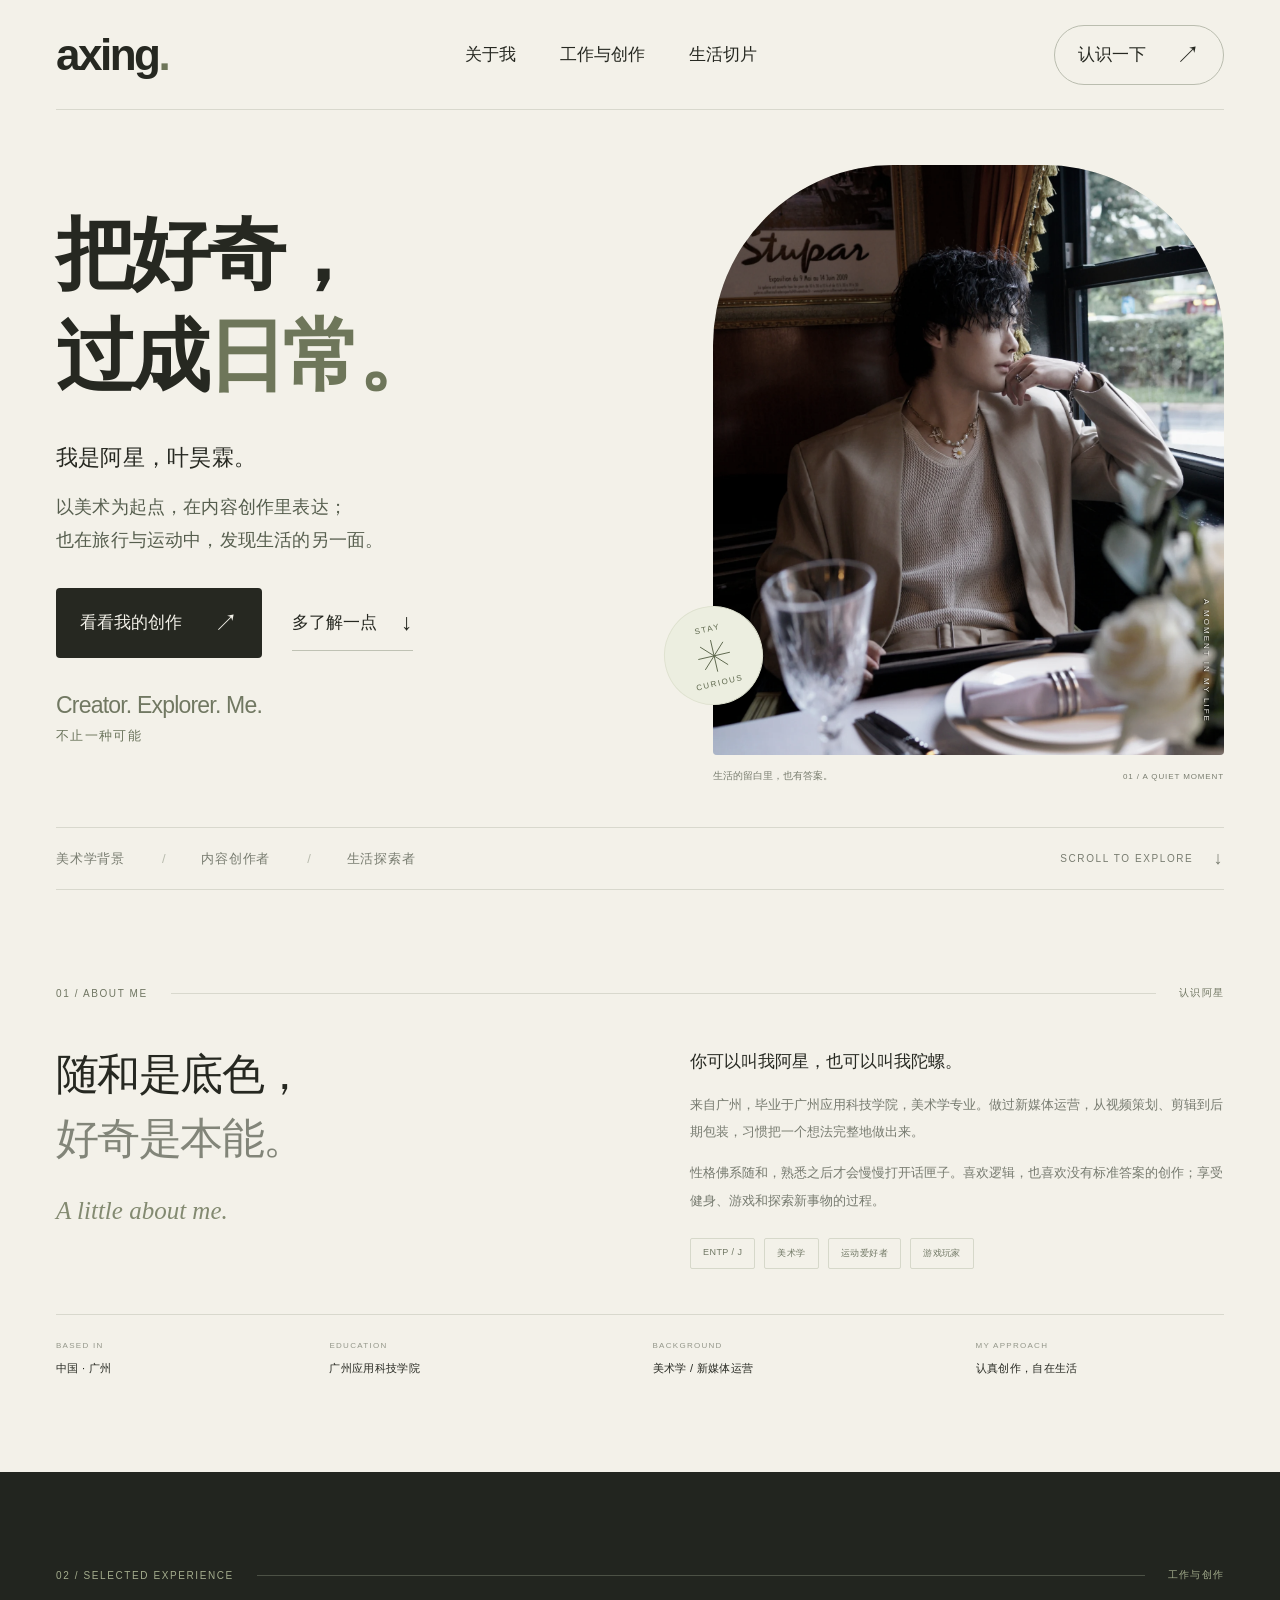
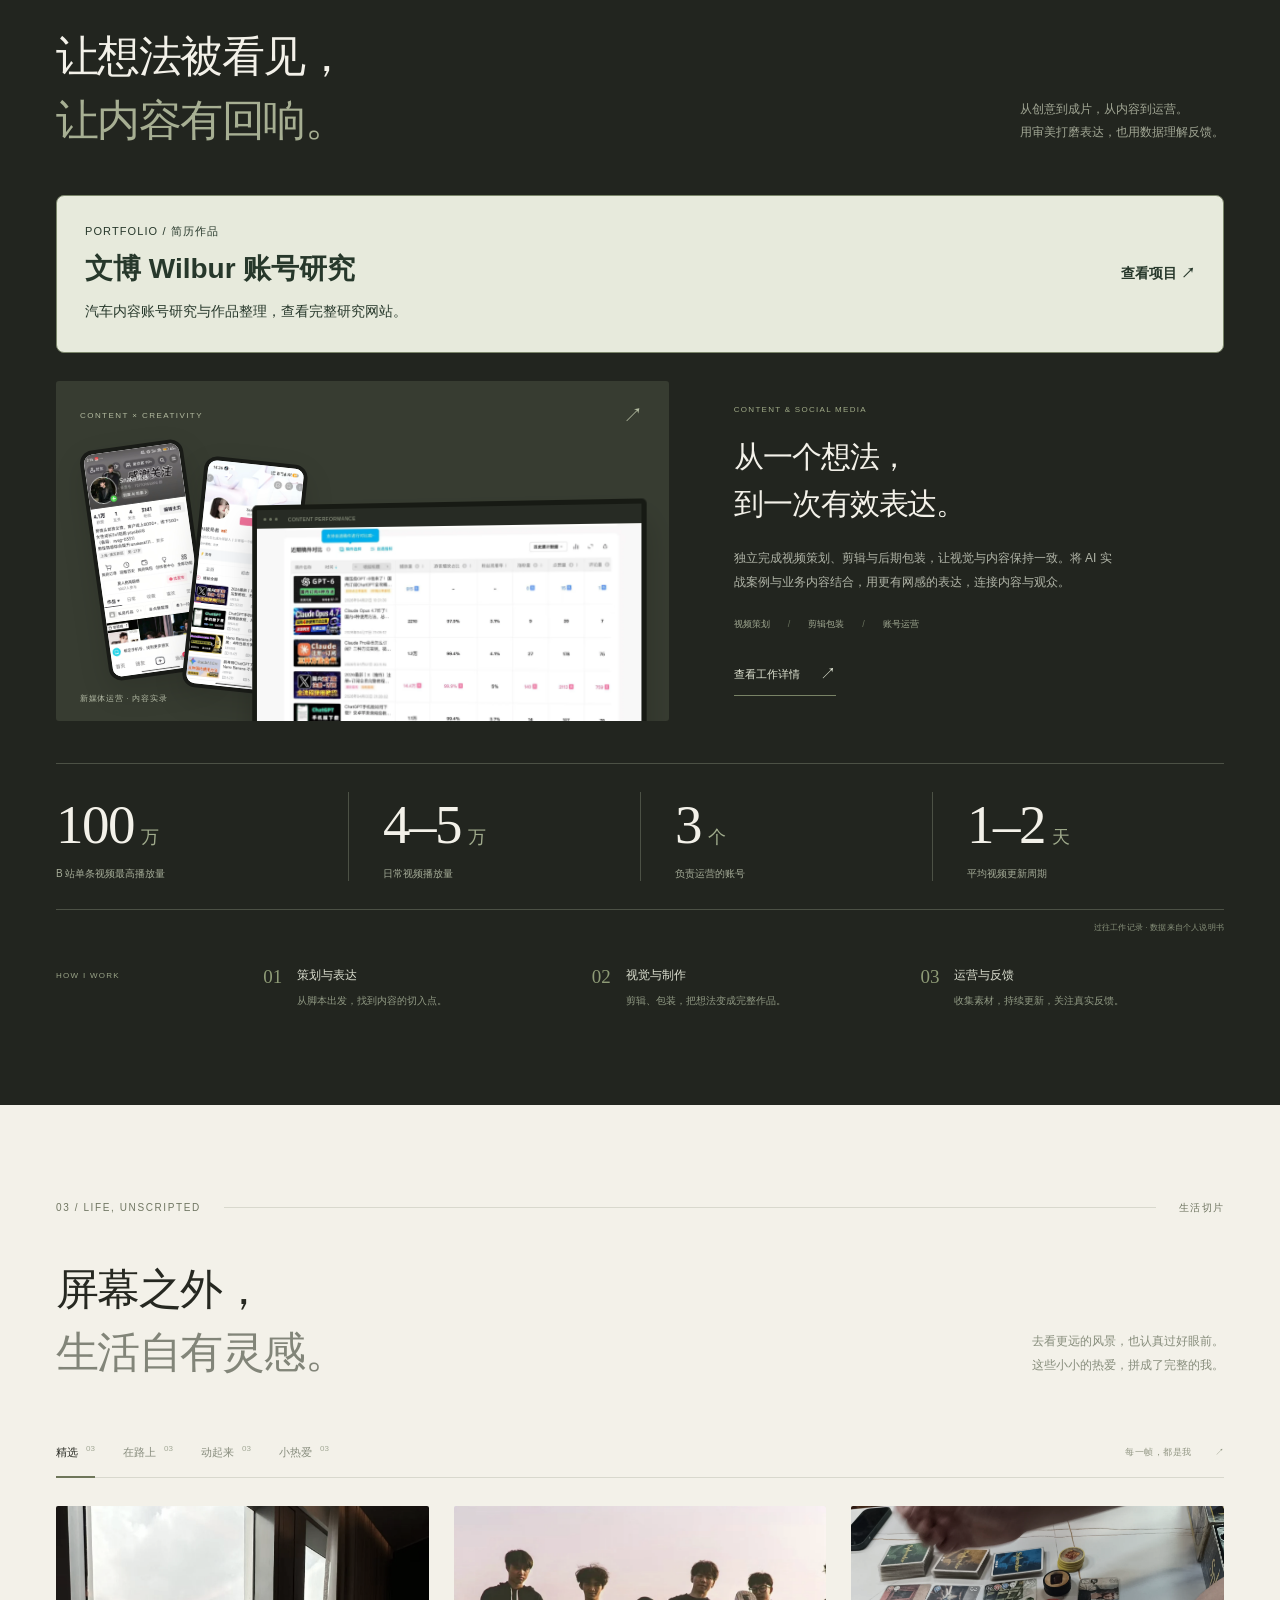
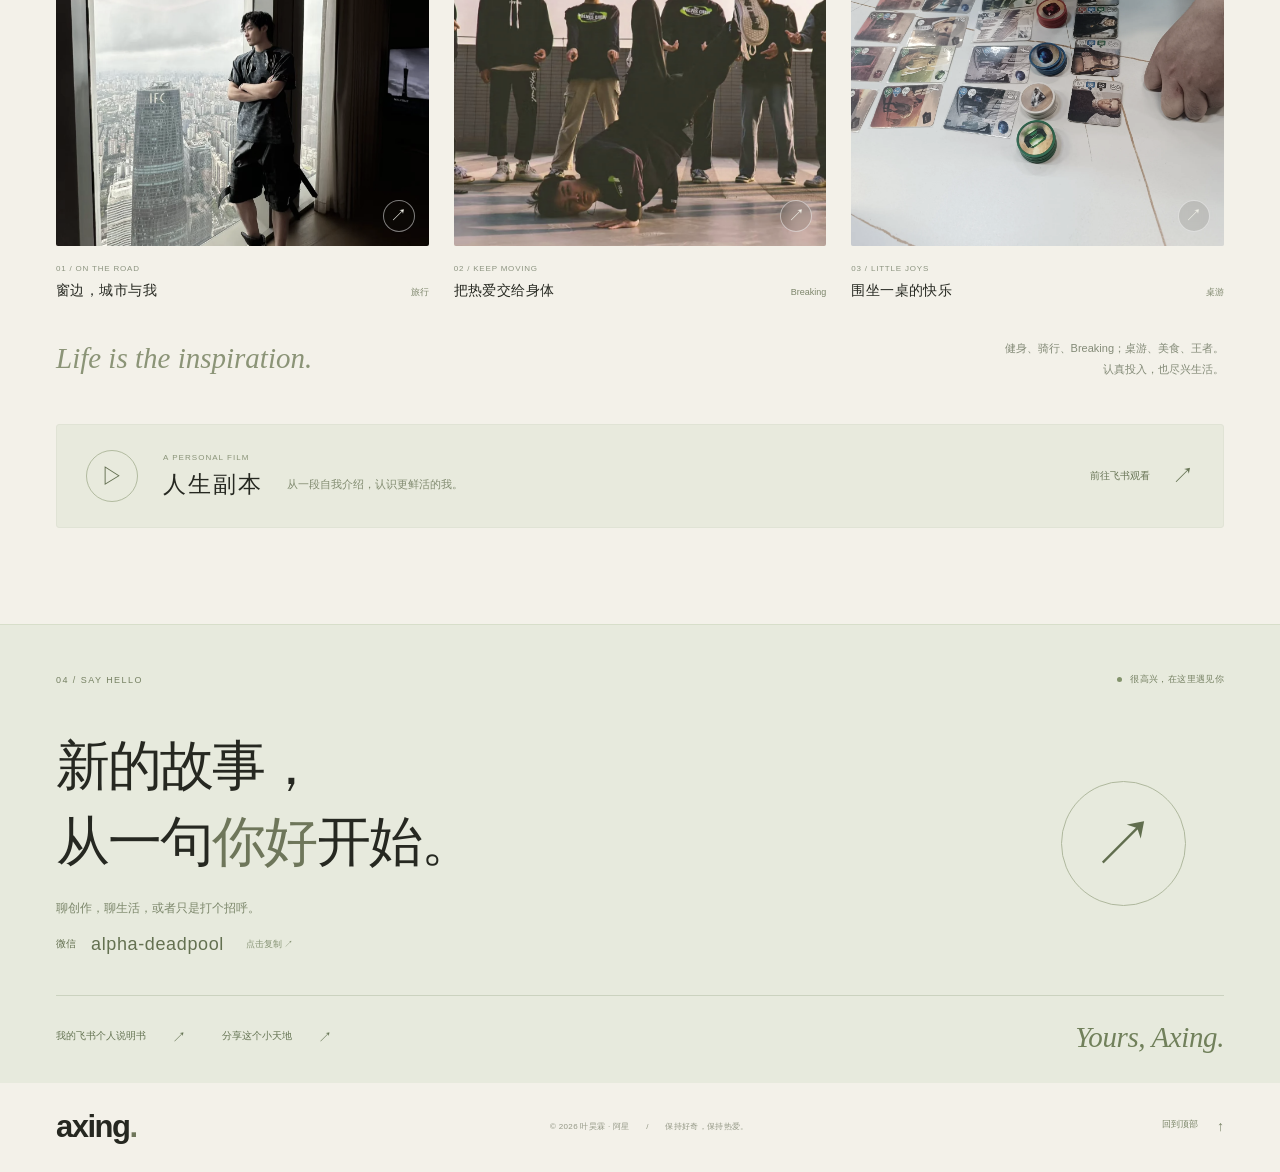
<file: index.html>
<!doctype html>
<html lang="zh-CN">
<head>
  <meta charset="UTF-8">
  <meta name="viewport" content="width=device-width, initial-scale=1.0">
  <meta name="theme-color" content="#f3f1e9">
  <title>阿星 · 叶昊霖 — 在创作与生活之间，保持好奇</title>
  <meta name="description" content="你好，我是阿星，叶昊霖。来自广州，美术学背景，做过新媒体运营。在这里认识我的创作、工作与生活。">
  <link rel="canonical" href="https://tyler9169.github.io/axing-personal-site/">
  <meta property="og:url" content="https://tyler9169.github.io/axing-personal-site/">
  <meta property="og:image" content="https://tyler9169.github.io/axing-personal-site/assets/travel-01.webp">
  <meta property="og:type" content="website">
  <meta property="og:title" content="阿星 · 在创作与生活之间，保持好奇">
  <meta property="og:description" content="美术学背景 · 新媒体内容创作 · 生活探索。很高兴认识你。">
  <link rel="icon" type="image/svg+xml" href="favicon.svg">
  <link rel="preload" as="image" href="assets/travel-01.webp">
  <link rel="stylesheet" href="style.css?v=modern-type-20261016">
  <script src="script.js" defer></script>
</head>
<body>
  <a class="skip-link" href="#main">跳到主要内容</a>
  <header class="site-header">
    <div class="container header-inner">
      <a class="wordmark" href="#home" aria-label="阿星，回到首页">axing<span>.</span></a>
      <nav class="desktop-nav" aria-label="主导航">
        <a href="#about">关于我</a><a href="#work">工作与创作</a><a href="#life">生活切片</a>
      </nav>
      <a href="#connect" class="header-contact">认识一下 <span aria-hidden="true">↗</span></a>
      <button class="menu-toggle" type="button" aria-expanded="false" aria-controls="mobile-nav" aria-label="打开导航"><span></span><span></span></button>
    </div>
    <nav class="mobile-nav" id="mobile-nav" aria-label="移动端导航" hidden>
      <a href="#about">关于我 <span>01</span></a><a href="#work">工作与创作 <span>02</span></a><a href="#life">生活切片 <span>03</span></a><a href="#connect">认识一下 <span>↗</span></a>
    </nav>
  </header>

  <main id="main">
    <section class="hero container" id="home" aria-labelledby="hero-heading">
      <div class="hero-grid">
        <div class="hero-copy">
          <h1 id="hero-heading"><span class="title-first">把好奇，</span><span class="title-second">过成<span class="italic-cn">日常。</span></span></h1>
          <div class="hero-intro"><p><strong>我是阿星，叶昊霖。</strong><span>以美术为起点，在内容创作里表达；<br>也在旅行与运动中，发现生活的另一面。</span></p></div>
          <div class="hero-actions"><a class="button button-dark" href="#work">看看我的创作 <span aria-hidden="true">↗</span></a><a class="text-link" href="#about">多了解一点 <span aria-hidden="true">↓</span></a></div>
          <div class="hero-signoff"><span class="serif">Creator. Explorer. Me.</span><span class="small-label">不止一种可能</span></div>
        </div>
        <figure class="hero-figure">
          <div class="hero-photo-frame"><img class="hero-photo" src="assets/travel-01.webp" width="1466" height="2200" alt="阿星坐在窗边，望向窗外的生活照片" fetchpriority="high"><div class="photo-side-note" aria-hidden="true">A MOMENT IN MY LIFE</div></div>
          <figcaption><span>生活的留白里，也有答案。</span><span>01 / A QUIET MOMENT</span></figcaption>
          <div class="photo-seal" aria-hidden="true"><span>STAY</span><svg viewBox="0 0 40 40" fill="none"><path d="M20 2v36M2 20h36M7 7l26 26M7 33 33 7" stroke="currentColor" stroke-width="1"/></svg><span>CURIOUS</span></div>
        </figure>
      </div>
      <div class="hero-bottom"><span>美术学背景</span><span>内容创作者</span><span>生活探索者</span><a href="#about" class="scroll-link" aria-label="向下探索关于我">SCROLL TO EXPLORE <span aria-hidden="true">↓</span></a></div>
    </section>

    <section class="about section-space container" id="about" aria-labelledby="about-heading">
      <div class="section-marker"><span class="section-number">01 / ABOUT ME</span><span class="rule"></span><span class="section-aside">认识阿星</span></div>
      <div class="about-grid">
        <div><h2 id="about-heading">随和是底色，<br><span class="muted">好奇是本能。</span></h2><div class="about-signature serif">A little about me.</div></div>
        <div class="about-body"><p class="lead">你可以叫我阿星，也可以叫我陀螺。</p><p>来自广州，毕业于广州应用科技学院，美术学专业。做过新媒体运营，从视频策划、剪辑到后期包装，习惯把一个想法完整地做出来。</p><p>性格佛系随和，熟悉之后才会慢慢打开话匣子。喜欢逻辑，也喜欢没有标准答案的创作；享受健身、游戏和探索新事物的过程。</p><div class="about-tags"><span>ENTP / J</span><span>美术学</span><span>运动爱好者</span><span>游戏玩家</span></div></div>
      </div>
      <dl class="profile-facts"><div><dt>BASED IN</dt><dd>中国 · 广州</dd></div><div><dt>EDUCATION</dt><dd>广州应用科技学院</dd></div><div><dt>BACKGROUND</dt><dd>美术学 / 新媒体运营</dd></div><div><dt>MY APPROACH</dt><dd>认真创作，自在生活</dd></div></dl>
    </section>

    <section class="work section-space" id="work" aria-labelledby="work-heading">
      <div class="container">
        <div class="section-marker"><span class="section-number">02 / SELECTED EXPERIENCE</span><span class="rule"></span><span class="section-aside">工作与创作</span></div>
        <div class="section-heading-row"><h2 id="work-heading">让想法被看见，<br><span>让内容有回响。</span></h2><p>从创意到成片，从内容到运营。<br>用审美打磨表达，也用数据理解反馈。</p></div>
<a class="resume-project" href="https://tyler9169.github.io/wilbur-account-study/?v=2f64b21" target="_blank" rel="noopener noreferrer" aria-label="查看文博 Wilbur 账号研究，在新标签页打开"><span><small>PORTFOLIO / 简历作品</small><strong>文博 Wilbur 账号研究</strong><span class="resume-project-description">汽车内容账号研究与作品整理，查看完整研究网站。</span></span><span class="resume-project-action">查看项目 ↗</span></a>
        <div class="work-feature">
          <button class="work-visual" type="button" data-case-open aria-label="查看新媒体内容创作与账号运营的案例详情">
            <div class="visual-topline"><span>CONTENT × CREATIVITY</span><span>↗</span></div>
            <div class="screens-composition"><div class="phone-screen phone-one"><img src="assets/work-01.webp" width="990" height="2200" alt="运营账号展示截图" loading="lazy"></div><div class="phone-screen phone-two"><img src="assets/work-03.webp" width="1016" height="2200" alt="AI 内容创作账号截图" loading="lazy"></div><div class="analytics-window"><div class="window-bar"><i></i><i></i><i></i><span>CONTENT PERFORMANCE</span></div><img src="assets/work-06.webp" width="1800" height="1055" alt="视频内容的播放与互动数据后台" loading="lazy"></div></div>
            <span class="visual-caption">新媒体运营 · 内容实录</span><span class="visual-open" aria-hidden="true">↗</span>
          </button>
          <div class="work-feature-copy"><span class="eyebrow">CONTENT & SOCIAL MEDIA</span><h3>从一个想法，<br>到一次有效表达。</h3><p>独立完成视频策划、剪辑与后期包装，让视觉与内容保持一致。将 AI 实战案例与业务内容结合，用更有网感的表达，连接内容与观众。</p><div class="project-tags"><span>视频策划</span><span>剪辑包装</span><span>账号运营</span></div><button class="text-link light-link" type="button" data-case-open>查看工作详情 <span aria-hidden="true">↗</span></button></div>
        </div>
        <div class="metrics"><div><span class="metric-value">100<span>万</span></span><p>B 站单条视频最高播放量</p></div><div><span class="metric-value">4–5<span>万</span></span><p>日常视频播放量</p></div><div><span class="metric-value">3<span>个</span></span><p>负责运营的账号</p></div><div><span class="metric-value">1–2<span>天</span></span><p>平均视频更新周期</p></div></div>
        <p class="metric-source">过往工作记录 · 数据来自个人说明书</p>
        <div class="expertise"><span class="small-label">HOW I WORK</span><div class="expertise-item"><span>01</span><div><h4>策划与表达</h4><p>从脚本出发，找到内容的切入点。</p></div></div><div class="expertise-item"><span>02</span><div><h4>视觉与制作</h4><p>剪辑、包装，把想法变成完整作品。</p></div></div><div class="expertise-item"><span>03</span><div><h4>运营与反馈</h4><p>收集素材，持续更新，关注真实反馈。</p></div></div></div>
      </div>
    </section>

    <section class="life section-space container" id="life" aria-labelledby="life-heading">
      <div class="section-marker"><span class="section-number">03 / LIFE, UNSCRIPTED</span><span class="rule"></span><span class="section-aside">生活切片</span></div>
      <div class="section-heading-row"><h2 id="life-heading">屏幕之外，<br><span class="muted">生活自有灵感。</span></h2><p>去看更远的风景，也认真过好眼前。<br>这些小小的热爱，拼成了完整的我。</p></div>
      <div class="gallery-toolbar"><div class="gallery-tabs" role="tablist" aria-label="生活照片分类"><button id="tab-selected" type="button" role="tab" aria-selected="true" aria-controls="life-gallery" tabindex="0" data-filter="selected">精选 <span>03</span></button><button id="tab-travel" type="button" role="tab" aria-selected="false" aria-controls="life-gallery" tabindex="-1" data-filter="travel">在路上 <span>03</span></button><button id="tab-sport" type="button" role="tab" aria-selected="false" aria-controls="life-gallery" tabindex="-1" data-filter="sport">动起来 <span>03</span></button><button id="tab-hobby" type="button" role="tab" aria-selected="false" aria-controls="life-gallery" tabindex="-1" data-filter="hobby">小热爱 <span>03</span></button></div><span class="gallery-hint">每一帧，都是我 <span aria-hidden="true">↗</span></span></div>
      <div class="life-gallery" id="life-gallery" role="tabpanel" aria-labelledby="tab-selected" tabindex="0">
        <button class="gallery-card" type="button" data-photo-id="travel-02" aria-label="放大照片：窗边，城市与我"><span class="gallery-image"><img src="assets/travel-02.webp" width="1279" height="1706" alt="阿星站在高层落地窗前，眺望城市" loading="lazy"><span class="image-expand" aria-hidden="true">↗</span></span><span class="gallery-caption"><span><small>01 / ON THE ROAD</small><strong>窗边，城市与我</strong></span><span class="caption-tag">旅行</span></span></button>
        <button class="gallery-card" type="button" data-photo-id="sport-03" aria-label="放大照片：把热爱交给身体"><span class="gallery-image"><img src="assets/sport-03.webp" width="1800" height="868" alt="街舞 Breaking 的练习与交流现场" loading="lazy"><span class="image-expand" aria-hidden="true">↗</span></span><span class="gallery-caption"><span><small>02 / KEEP MOVING</small><strong>把热爱交给身体</strong></span><span class="caption-tag">Breaking</span></span></button>
        <button class="gallery-card" type="button" data-photo-id="hobby-01" aria-label="放大照片：围坐一桌的快乐"><span class="gallery-image"><img src="assets/hobby-01.webp" width="1800" height="1350" alt="与朋友一起玩璀璨宝石桌游" loading="lazy"><span class="image-expand" aria-hidden="true">↗</span></span><span class="gallery-caption"><span><small>03 / LITTLE JOYS</small><strong>围坐一桌的快乐</strong></span><span class="caption-tag">桌游</span></span></button>
      </div>
      <div class="life-note"><span class="serif">Life is the inspiration.</span><p>健身、骑行、Breaking；桌游、美食、王者。<br>认真投入，也尽兴生活。</p></div>
      <a class="film-link" href="https://my.feishu.cn/wiki/CaBywIQuNijyKak8I6Ncu6BZnD2" target="_blank" rel="noopener noreferrer"><span class="film-icon" aria-hidden="true">▷</span><span class="film-copy"><small>A PERSONAL FILM</small><strong>人生副本</strong><span>从一段自我介绍，认识更鲜活的我。</span></span><span class="film-action">前往飞书观看 <span aria-hidden="true">↗</span></span></a>
    </section>

    <section class="connect" id="connect" aria-labelledby="connect-heading"><div class="container"><div class="connect-top"><span class="small-label">04 / SAY HELLO</span><span class="connect-dot"><i></i> 很高兴，在这里遇见你</span></div><div class="connect-main"><div><h2 id="connect-heading">新的故事，<br>从一句<span>你好</span>开始。</h2><p>聊创作，聊生活，或者只是打个招呼。</p><button class="wechat-contact" type="button" data-copy-wechat aria-label="复制微信号 alpha-deadpool"><span>微信</span><strong>alpha-deadpool</strong><span class="copy-label">点击复制 ↗</span></button></div><button class="connect-arrow" type="button" data-copy-wechat aria-label="复制阿星的微信号 alpha-deadpool">↗</button></div><div class="connect-links"><a href="https://my.feishu.cn/wiki/CaBywIQuNijyKak8I6Ncu6BZnD2" target="_blank" rel="noopener noreferrer">我的飞书个人说明书 <span aria-hidden="true">↗</span></a><button class="share-button" type="button">分享这个小天地 <span aria-hidden="true">↗</span></button><span class="connect-signature serif">Yours, Axing.</span></div></div></section>
  </main>

  <footer class="site-footer container"><a class="wordmark" href="#home" aria-label="回到首页">axing<span>.</span></a><p>© <span id="copyright-year">2026</span> 叶昊霖 · 阿星 <span class="footer-divider">/</span> 保持好奇，保持热爱。</p><a href="#home">回到顶部 <span aria-hidden="true">↑</span></a></footer>
  <p id="toast" class="toast" role="status" aria-live="polite"></p>

  <dialog class="lightbox" id="photo-dialog" aria-labelledby="photo-title"><div class="lightbox-top"><p id="photo-title"></p><button class="icon-button" type="button" data-close="photo-dialog" aria-label="关闭照片">×</button></div><div class="lightbox-stage"><button class="photo-prev icon-button" type="button" aria-label="上一张照片">←</button><img id="lightbox-image" src="assets/travel-02.webp" alt=""><button class="photo-next icon-button" type="button" aria-label="下一张照片">→</button></div><div class="lightbox-bottom"><p id="photo-description"></p><span id="photo-counter"></span></div></dialog>

  <dialog class="case-dialog" id="case-dialog" aria-labelledby="case-title"><div class="case-dialog-header"><span class="small-label">SELECTED EXPERIENCE / 01</span><button type="button" class="icon-button" data-close="case-dialog" aria-label="关闭工作详情">×</button></div><div class="case-content"><p class="eyebrow">新媒体内容创作与账号运营</p><h2 id="case-title">把想法做成内容，<br>再把内容带到人群中。</h2><p class="case-intro">一段从视频策划、独立制作到多账号运营的工作经历。</p><dl class="case-meta"><div><dt>角色</dt><dd>新媒体运营</dd></div><div><dt>工作范围</dt><dd>策划 / 剪辑 / 后期 / 运营</dd></div><div><dt>内容方向</dt><dd>AI 实战案例与业务内容</dd></div></dl><h3>我负责的部分</h3><ol class="case-responsibilities"><li><strong>让表达完整</strong><p>独立负责视频的策划、剪辑及后期包装，统一整体内容风格，打磨视觉呈现。</p></li><li><strong>让内容易于理解</strong><p>将 AI 实战案例与公司代购服务等内容结合，通过更有网感的表达，优化用户观看体验。</p></li><li><strong>让运营持续发生</strong><p>负责三个账号，根据脚本收集与制作素材，平均每 1–2 天更新一条视频。</p></li></ol><h3>工作记录</h3><p class="case-note">以下为个人说明书中的原始账号与后台截图，可点击查看大图。</p><div class="case-screens"><button type="button" data-work-photo="work-01" aria-label="放大账号展示一"><img src="assets/work-01.webp" alt="账号展示一" loading="lazy"></button><button type="button" data-work-photo="work-02" aria-label="放大账号展示二"><img src="assets/work-02.webp" alt="账号展示二" loading="lazy"></button><button type="button" data-work-photo="work-03" aria-label="放大 AI 内容账号"><img src="assets/work-03.webp" alt="AI 内容账号" loading="lazy"></button><button type="button" data-work-photo="work-04" aria-label="放大运营数据一"><img src="assets/work-04.webp" alt="运营数据一" loading="lazy"></button><button type="button" data-work-photo="work-05" aria-label="放大运营数据二"><img src="assets/work-05.webp" alt="运营数据二" loading="lazy"></button><button type="button" data-work-photo="work-06" aria-label="放大视频表现数据"><img src="assets/work-06.webp" alt="视频表现数据" loading="lazy"></button></div><p class="case-bottom-note">数据来自过往个人工作记录，不代表当前账号表现。</p></div></dialog>
</body>
</html>
</file>
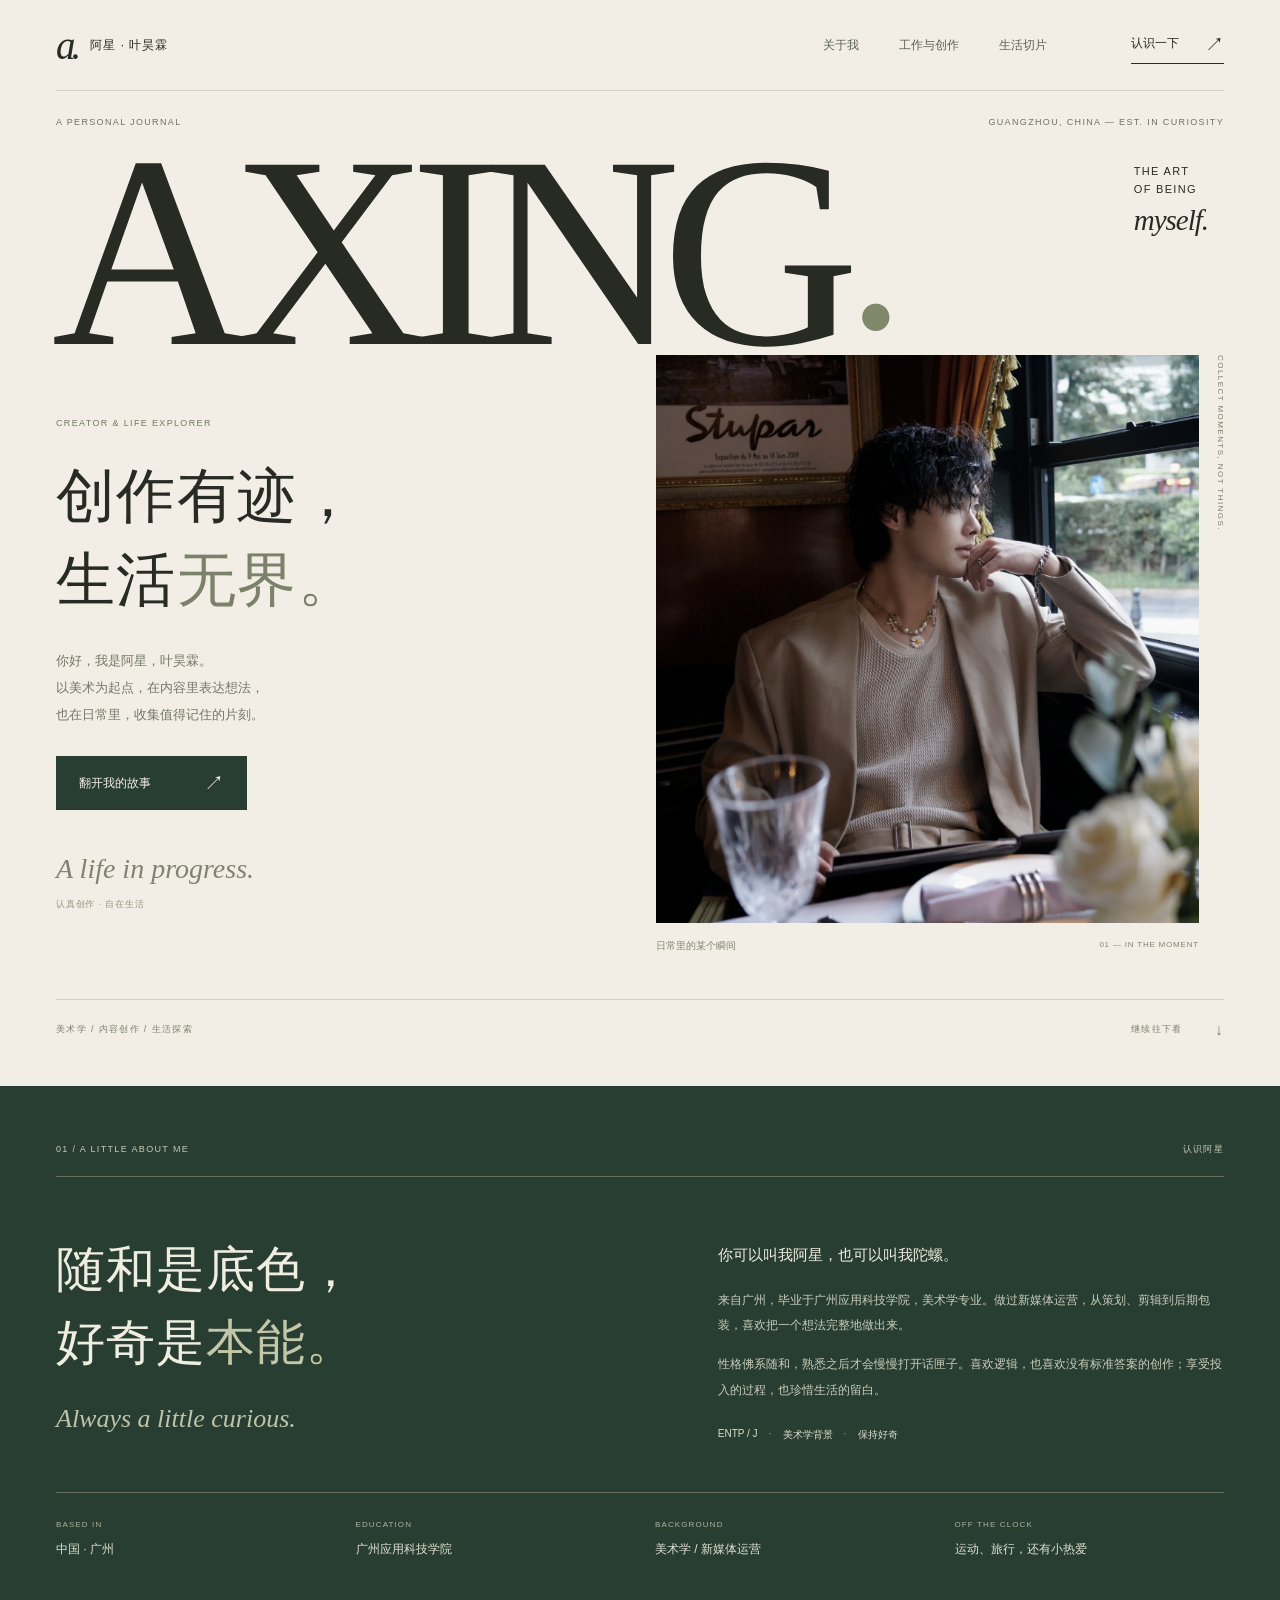
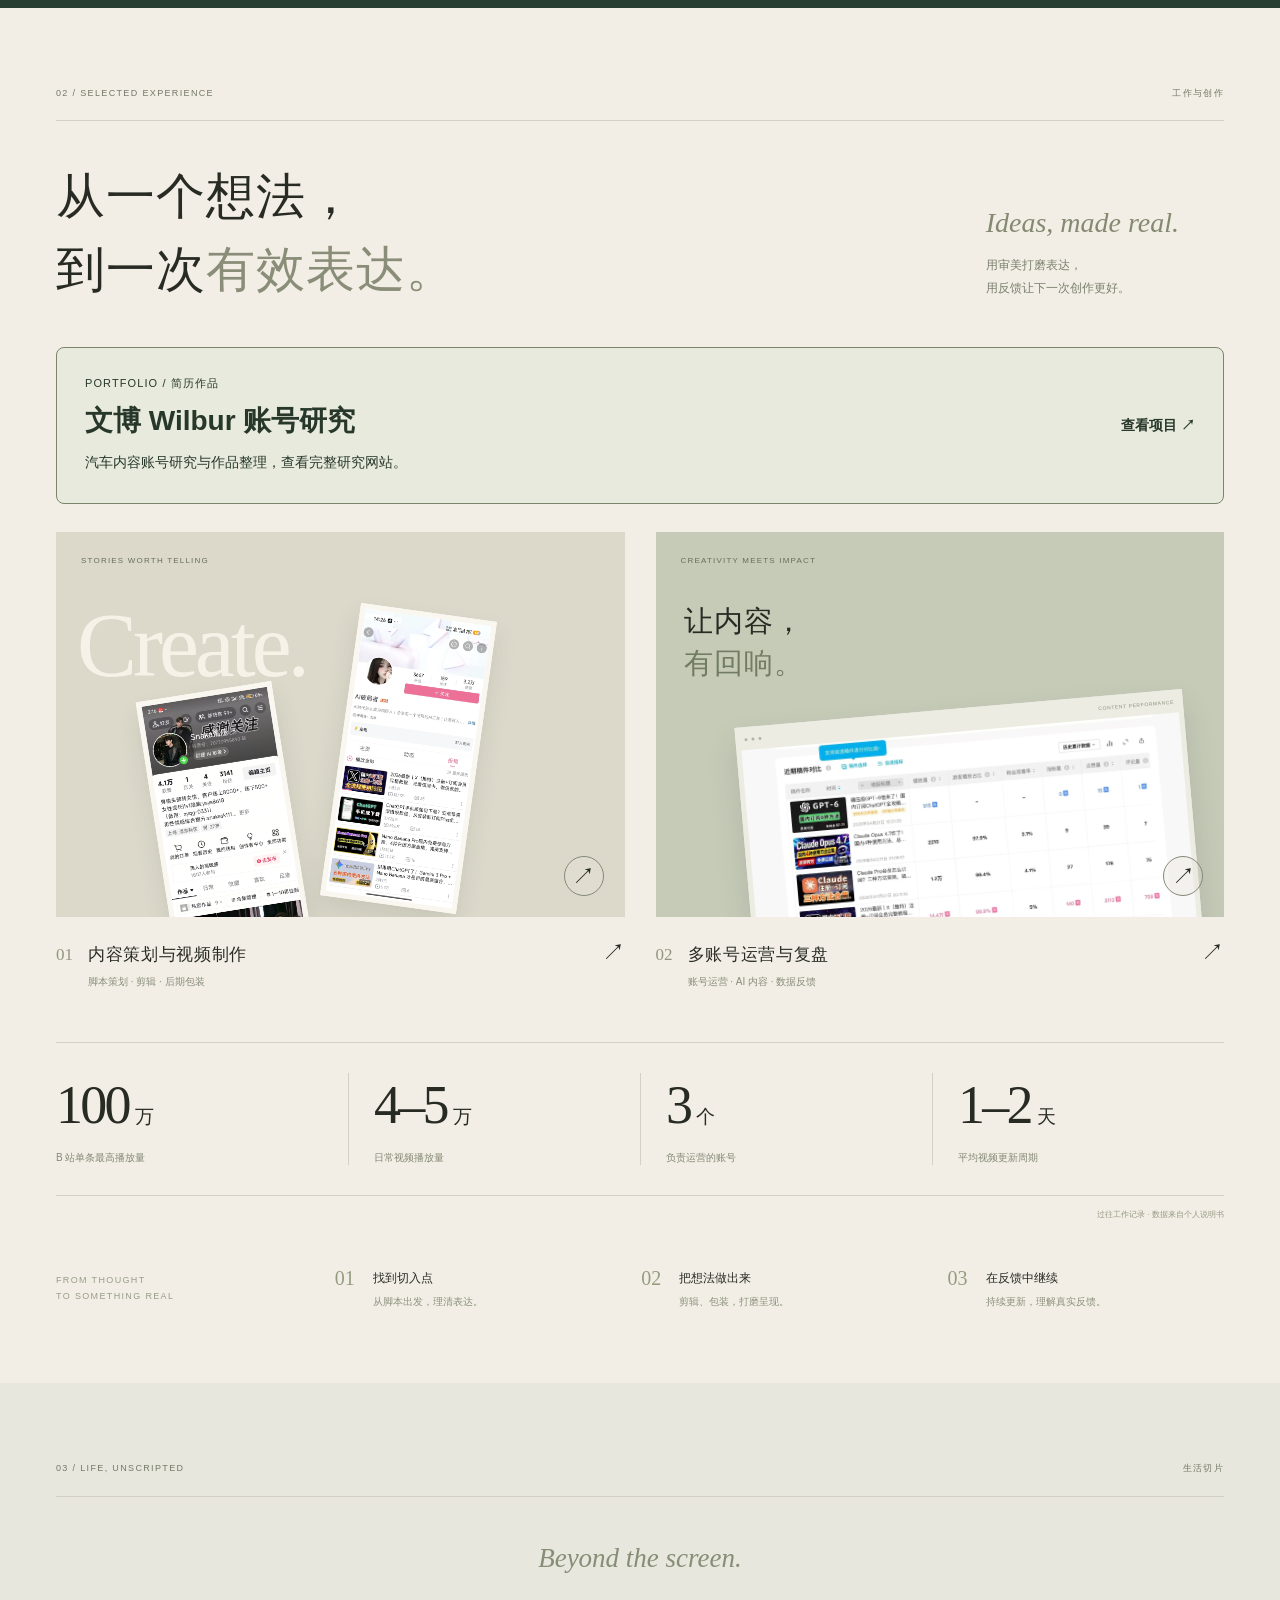
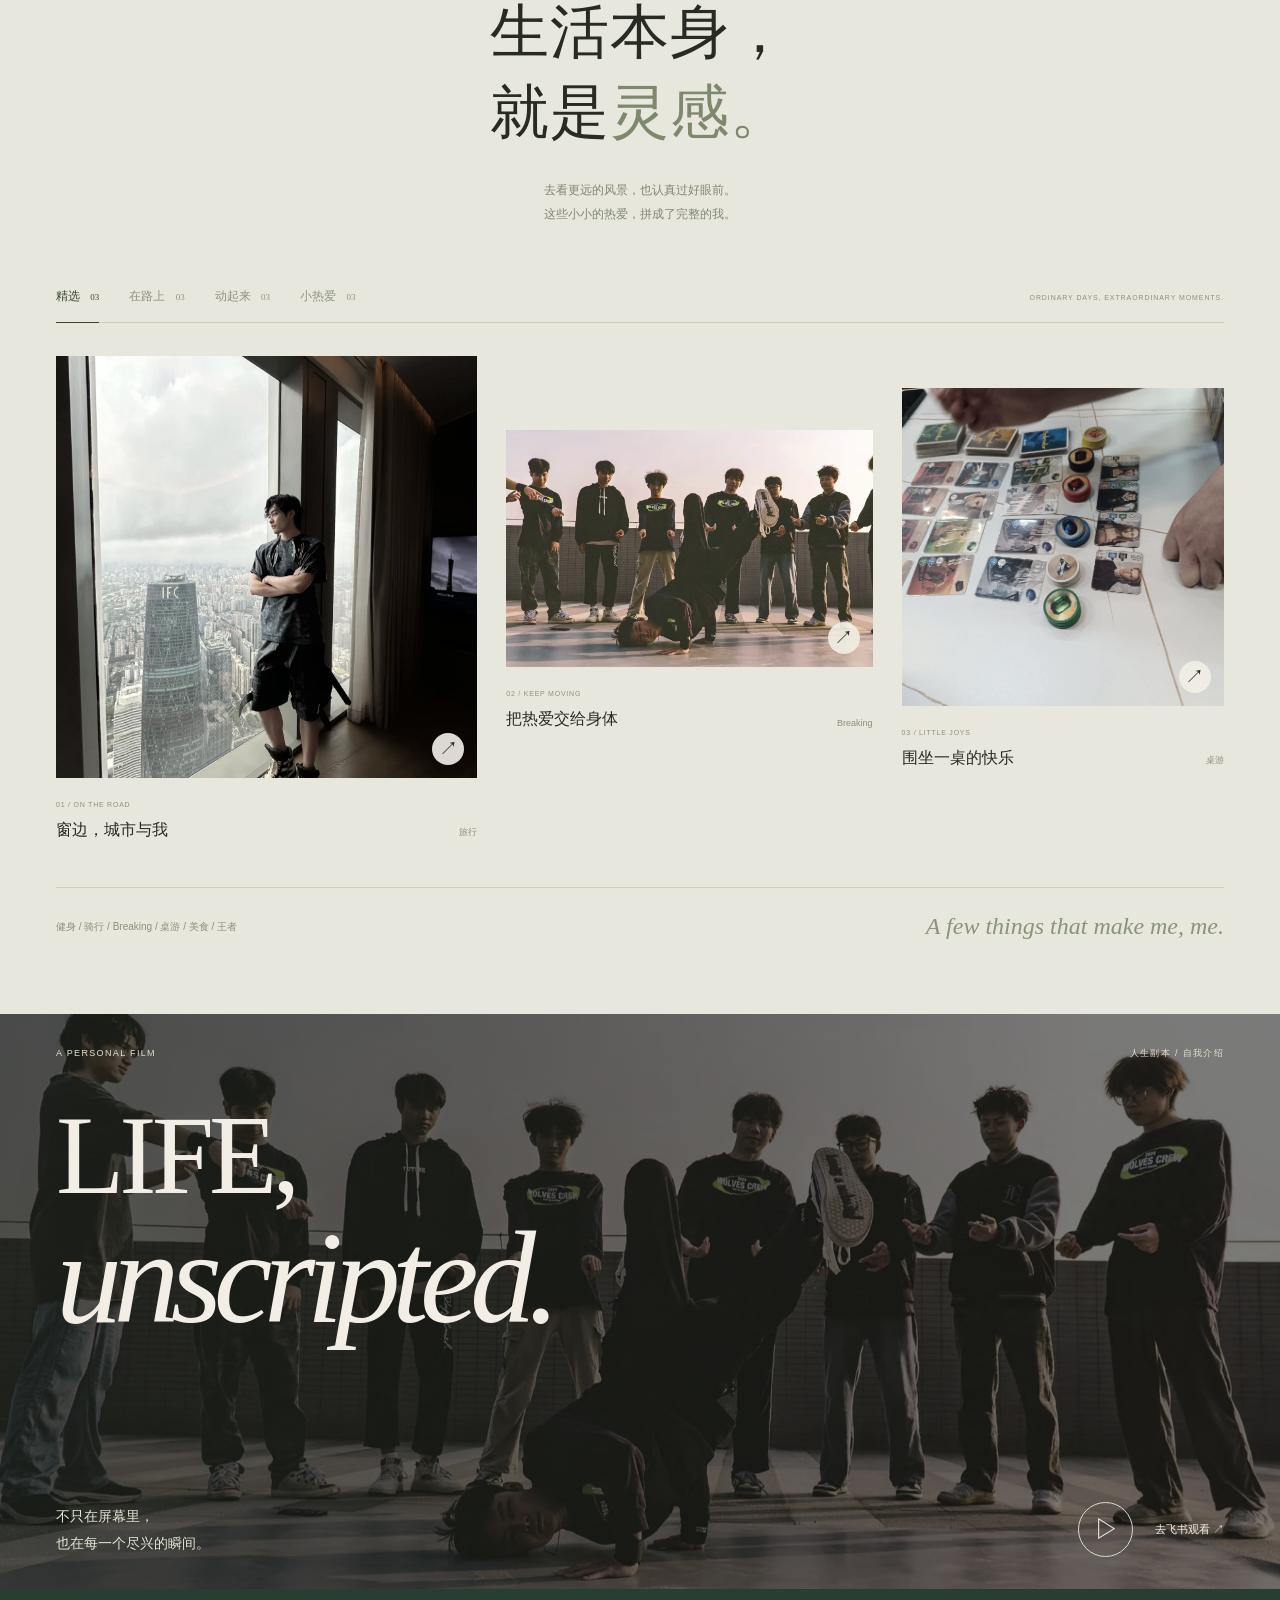
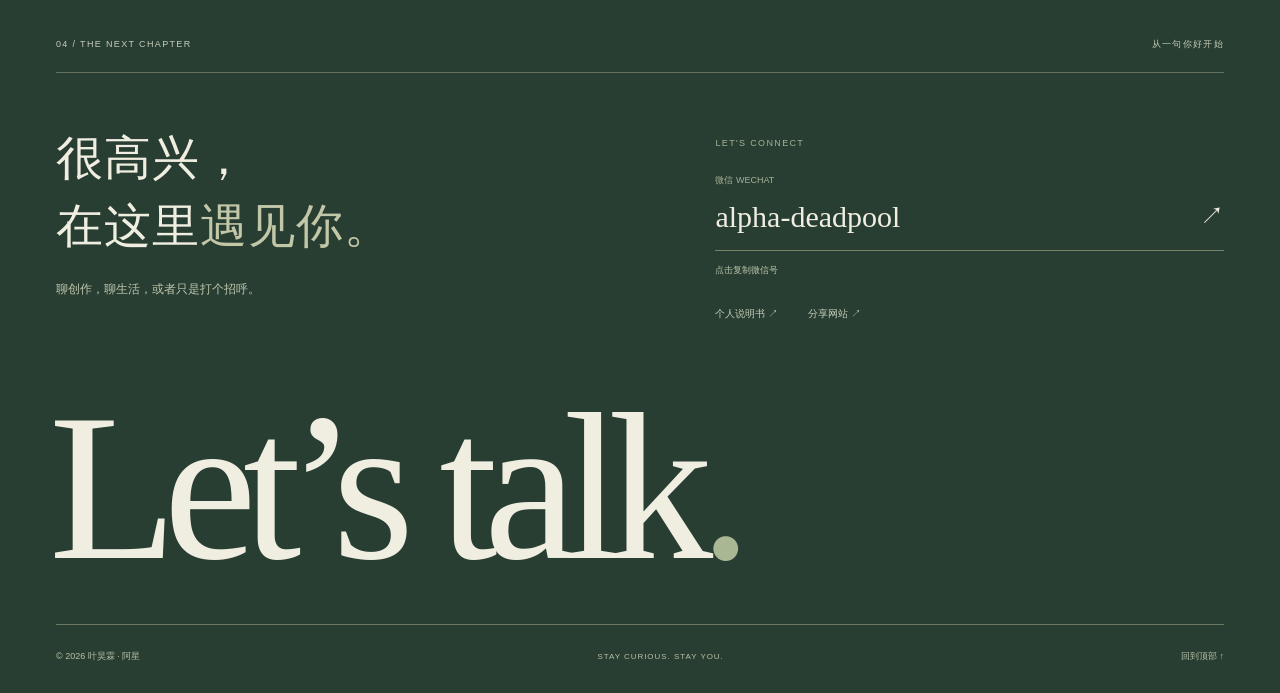
<file: v2/index.html>
<!doctype html>
<html lang="zh-CN">
<head>
  <meta charset="UTF-8">
  <meta name="viewport" content="width=device-width, initial-scale=1">
  <meta name="theme-color" content="#f2eee5">
  <title>阿星 · 创作有迹，生活无界</title>
  <meta name="description" content="我是阿星，叶昊霖。一个以美术为起点的内容创作者，记录创作、旅行与生活中的热爱。">
  <meta property="og:title" content="阿星 · 创作有迹，生活无界">
  <meta property="og:description" content="内容创作 / 生活记录 / 保持好奇。很高兴在这里遇见你。">
  <meta property="og:type" content="website">
  <link rel="canonical" href="https://tyler9169.github.io/axing-personal-site/v2/">
  <meta property="og:url" content="https://tyler9169.github.io/axing-personal-site/v2/">
  <meta property="og:image" content="https://tyler9169.github.io/axing-personal-site/assets/travel-01.webp">
  <meta property="og:locale" content="zh_CN">
  <link rel="icon" href="../favicon.svg" type="image/svg+xml">
  <link rel="preload" as="image" href="../assets/travel-01.webp">
  <link rel="stylesheet" href="style.css">
  <script src="script.js" defer></script>
</head>
<body>
  <a class="skip-link" href="#main">跳到主要内容</a>
  <header class="site-header wrap" id="home">
    <a class="brand" href="#home" aria-label="阿星，回到首页"><span class="brand-symbol" aria-hidden="true">a.</span><span>阿星 · 叶昊霖</span></a>
    <nav class="desktop-nav" aria-label="主导航"><a href="#about">关于我</a><a href="#work">工作与创作</a><a href="#life">生活切片</a></nav>
    <a class="nav-contact" href="#connect">认识一下 <span aria-hidden="true">↗</span></a>
    <button class="menu-toggle" type="button" aria-label="打开导航" aria-expanded="false" aria-controls="mobile-nav"><span></span><span></span></button>
    <nav id="mobile-nav" class="mobile-nav" aria-label="移动端导航" hidden><a href="#about">01 / 关于我</a><a href="#work">02 / 工作与创作</a><a href="#life">03 / 生活切片</a><a href="#connect">04 / 认识一下 ↗</a></nav>
  </header>
  <main id="main">
    <section class="cover wrap" aria-labelledby="hero-title">
      <div class="edition-row micro"><span>A PERSONAL JOURNAL</span><span>GUANGZHOU, CHINA — EST. IN CURIOSITY</span></div>
      <div class="masthead" aria-hidden="true"><span>AXING</span><span class="masthead-period">.</span><div class="masthead-note">THE ART<br>OF BEING<br><em>myself.</em></div></div>
      <div class="cover-layout">
        <div class="cover-copy">
          <p class="micro cover-kicker">CREATOR & LIFE EXPLORER</p>
          <h1 id="hero-title">创作有迹，<br>生活<span>无界。</span></h1>
          <p class="intro">你好，我是阿星，叶昊霖。<br>以美术为起点，在内容里表达想法，<br>也在日常里，收集值得记住的片刻。</p>
          <a class="button" href="#work">翻开我的故事 <span aria-hidden="true">↗</span></a>
          <div class="cover-footnote"><span class="handwritten">A life in progress.</span><span class="micro">认真创作 · 自在生活</span></div>
        </div>
        <figure class="cover-photo">
          <img src="../assets/travel-01.webp" width="1466" height="2200" alt="阿星坐在餐厅窗边，望向窗外" fetchpriority="high">
          <figcaption><span>日常里的某个瞬间</span><span class="micro">01 — IN THE MOMENT</span></figcaption>
          <span class="photo-margin micro" aria-hidden="true">COLLECT MOMENTS, NOT THINGS.</span>
        </figure>
      </div>
      <div class="cover-bottom micro"><span>美术学 / 内容创作 / 生活探索</span><a href="#about">继续往下看 <span aria-hidden="true">↓</span></a></div>
    </section>

    <section id="about" class="about dark-section" aria-labelledby="about-title">
      <div class="wrap">
        <div class="section-line micro"><span>01 / A LITTLE ABOUT ME</span><span>认识阿星</span></div>
        <div class="about-grid"><div><h2 id="about-title">随和是底色，<br>好奇是<span>本能。</span></h2><p class="handwritten">Always a little curious.</p></div><div class="about-copy"><p class="lead">你可以叫我阿星，也可以叫我陀螺。</p><p>来自广州，毕业于广州应用科技学院，美术学专业。做过新媒体运营，从策划、剪辑到后期包装，喜欢把一个想法完整地做出来。</p><p>性格佛系随和，熟悉之后才会慢慢打开话匣子。喜欢逻辑，也喜欢没有标准答案的创作；享受投入的过程，也珍惜生活的留白。</p><div class="about-tags"><span>ENTP / J</span><span>美术学背景</span><span>保持好奇</span></div></div></div>
        <dl class="profile-facts"><div><dt>BASED IN</dt><dd>中国 · 广州</dd></div><div><dt>EDUCATION</dt><dd>广州应用科技学院</dd></div><div><dt>BACKGROUND</dt><dd>美术学 / 新媒体运营</dd></div><div><dt>OFF THE CLOCK</dt><dd>运动、旅行，还有小热爱</dd></div></dl>
      </div>
    </section>

    <section id="work" class="work wrap section-space" aria-labelledby="work-title">
      <div class="section-line micro"><span>02 / SELECTED EXPERIENCE</span><span>工作与创作</span></div>
      <div class="section-heading"><h2 id="work-title">从一个想法，<br>到一次<span>有效表达。</span></h2><div><p class="handwritten">Ideas, made real.</p><p>用审美打磨表达，<br>用反馈让下一次创作更好。</p></div></div>
<a class="resume-project" href="https://tyler9169.github.io/wilbur-account-study/?v=2f64b21" target="_blank" rel="noopener noreferrer" aria-label="查看文博 Wilbur 账号研究，在新标签页打开"><span><small>PORTFOLIO / 简历作品</small><strong>文博 Wilbur 账号研究</strong><span class="resume-project-description">汽车内容账号研究与作品整理，查看完整研究网站。</span></span><span class="resume-project-action">查看项目 ↗</span></a>
      <div class="project-grid">
        <button class="project-card" type="button" data-case-open aria-label="查看内容策划与视频制作详情">
          <span class="project-art content-art"><span class="art-label micro">STORIES WORTH TELLING</span><span class="art-word" aria-hidden="true">Create.</span><span class="phone phone-first"><img src="../assets/work-01.webp" alt="内容运营账号的真实截图" loading="lazy" width="990" height="2200"></span><span class="phone phone-second"><img src="../assets/work-03.webp" alt="AI 实战案例内容账号截图" loading="lazy" width="1016" height="2200"></span><span class="round-arrow" aria-hidden="true">↗</span></span>
          <span class="project-caption"><span class="project-number">01</span><span><strong>内容策划与视频制作</strong><small>脚本策划 · 剪辑 · 后期包装</small></span><span class="caption-arrow" aria-hidden="true">↗</span></span>
        </button>
        <button class="project-card" type="button" data-case-open aria-label="查看多账号运营与复盘详情">
          <span class="project-art data-art"><span class="art-label micro">CREATIVITY MEETS IMPACT</span><span class="data-art-title">让内容，<br><em>有回响。</em></span><span class="data-window"><span class="window-top"><i></i><i></i><i></i><span>CONTENT PERFORMANCE</span></span><img src="../assets/work-06.webp" alt="过往视频播放与互动数据后台截图" loading="lazy" width="1800" height="1055"></span><span class="round-arrow" aria-hidden="true">↗</span></span>
          <span class="project-caption"><span class="project-number">02</span><span><strong>多账号运营与复盘</strong><small>账号运营 · AI 内容 · 数据反馈</small></span><span class="caption-arrow" aria-hidden="true">↗</span></span>
        </button>
      </div>
      <div class="metrics"><div><strong>100<span>万</span></strong><p>B 站单条最高播放量</p></div><div><strong>4–5<span>万</span></strong><p>日常视频播放量</p></div><div><strong>3<span>个</span></strong><p>负责运营的账号</p></div><div><strong>1–2<span>天</span></strong><p>平均视频更新周期</p></div></div>
      <p class="source-note">过往工作记录 · 数据来自个人说明书</p>
      <div class="process"><p class="micro">FROM THOUGHT<br>TO SOMETHING REAL</p><div><span>01</span><h3>找到切入点</h3><p>从脚本出发，理清表达。</p></div><div><span>02</span><h3>把想法做出来</h3><p>剪辑、包装，打磨呈现。</p></div><div><span>03</span><h3>在反馈中继续</h3><p>持续更新，理解真实反馈。</p></div></div>
    </section>

    <section id="life" class="life section-space" aria-labelledby="life-title"><div class="wrap">
      <div class="section-line micro"><span>03 / LIFE, UNSCRIPTED</span><span>生活切片</span></div>
      <div class="life-heading"><p class="handwritten">Beyond the screen.</p><h2 id="life-title">生活本身，<br>就是<span>灵感。</span></h2><p>去看更远的风景，也认真过好眼前。<br>这些小小的热爱，拼成了完整的我。</p></div>
      <div class="gallery-toolbar"><div class="gallery-tabs" role="tablist" aria-label="生活照片分类"><button id="tab-selected" role="tab" aria-selected="true" aria-controls="life-gallery" tabindex="0" data-filter="selected">精选 <span>03</span></button><button id="tab-travel" role="tab" aria-selected="false" aria-controls="life-gallery" tabindex="-1" data-filter="travel">在路上 <span>03</span></button><button id="tab-sport" role="tab" aria-selected="false" aria-controls="life-gallery" tabindex="-1" data-filter="sport">动起来 <span>03</span></button><button id="tab-hobby" role="tab" aria-selected="false" aria-controls="life-gallery" tabindex="-1" data-filter="hobby">小热爱 <span>03</span></button></div><span class="micro gallery-hint">ORDINARY DAYS, EXTRAORDINARY MOMENTS.</span></div>
      <div id="life-gallery" class="life-gallery" role="tabpanel" aria-labelledby="tab-selected" tabindex="0">
        <button class="gallery-card" type="button" data-photo-id="travel-02" aria-label="放大照片：窗边，城市与我"><span class="gallery-image"><img src="../assets/travel-02.webp" width="1279" height="1706" alt="阿星站在高层落地窗前，眺望城市" loading="lazy"><span class="image-expand" aria-hidden="true">↗</span></span><span class="gallery-caption"><span><small>01 / ON THE ROAD</small><strong>窗边，城市与我</strong></span><span class="caption-tag">旅行</span></span></button>
        <button class="gallery-card" type="button" data-photo-id="sport-03" aria-label="放大照片：把热爱交给身体"><span class="gallery-image"><img src="../assets/sport-03.webp" width="1800" height="868" alt="街舞 Breaking 的练习与交流现场" loading="lazy"><span class="image-expand" aria-hidden="true">↗</span></span><span class="gallery-caption"><span><small>02 / KEEP MOVING</small><strong>把热爱交给身体</strong></span><span class="caption-tag">Breaking</span></span></button>
        <button class="gallery-card" type="button" data-photo-id="hobby-01" aria-label="放大照片：围坐一桌的快乐"><span class="gallery-image"><img src="../assets/hobby-01.webp" width="1800" height="1350" alt="与朋友一起玩璀璨宝石桌游" loading="lazy"><span class="image-expand" aria-hidden="true">↗</span></span><span class="gallery-caption"><span><small>03 / LITTLE JOYS</small><strong>围坐一桌的快乐</strong></span><span class="caption-tag">桌游</span></span></button>
      </div>
      <div class="life-bottom"><p>健身 / 骑行 / Breaking / 桌游 / 美食 / 王者</p><span class="handwritten">A few things that make me, me.</span></div>
    </div></section>

    <a class="film" href="https://my.feishu.cn/wiki/CaBywIQuNijyKak8I6Ncu6BZnD2" target="_blank" rel="noopener noreferrer" aria-label="前往飞书观看人生副本视频">
      <img src="../assets/sport-03.webp" width="1800" height="868" alt="Breaking 交流现场的一个瞬间" loading="lazy">
      <div class="film-inner wrap"><div class="micro film-top"><span>A PERSONAL FILM</span><span>人生副本 / 自我介绍</span></div><p class="film-display" aria-hidden="true">LIFE,<br><em>unscripted.</em></p><div class="film-bottom"><p>不只在屏幕里，<br>也在每一个尽兴的瞬间。</p><span class="film-play"><span class="play-circle" aria-hidden="true">▷</span><span>去飞书观看<span aria-hidden="true"> ↗</span></span></span></div></div>
    </a>

    <section id="connect" class="connect dark-section" aria-labelledby="connect-title"><div class="wrap">
      <div class="section-line micro"><span>04 / THE NEXT CHAPTER</span><span>从一句你好开始</span></div>
      <div class="connect-main"><div><h2 id="connect-title">很高兴，<br>在这里<span>遇见你。</span></h2><p>聊创作，聊生活，或者只是打个招呼。</p></div><div class="contact-details"><span class="micro">LET'S CONNECT</span><button class="wechat-contact" type="button" data-copy-wechat aria-label="复制微信号 alpha-deadpool"><small>微信 WECHAT</small><strong>alpha-deadpool <span aria-hidden="true">↗</span></strong><span class="copy-label">点击复制微信号</span></button><div class="contact-links"><a href="https://my.feishu.cn/wiki/CaBywIQuNijyKak8I6Ncu6BZnD2" target="_blank" rel="noopener noreferrer">个人说明书 ↗</a><button class="share-button" type="button">分享网站 ↗</button></div></div></div>
      <div class="closing-word" aria-hidden="true">Let’s talk<span>.</span></div>
      <footer class="site-footer"><p>© <span id="copyright-year">2026</span> 叶昊霖 · 阿星</p><span>STAY CURIOUS. STAY YOU.</span><a href="#home">回到顶部 ↑</a></footer>
    </div></section>
  </main>
  <p id="toast" class="toast" role="status" aria-live="polite"></p>
  <dialog class="lightbox" id="photo-dialog" aria-labelledby="photo-title"><div class="lightbox-top"><p id="photo-title"></p><button class="icon-button" type="button" data-close="photo-dialog" aria-label="关闭照片">×</button></div><div class="lightbox-stage"><button class="photo-prev icon-button" type="button" aria-label="上一张照片">←</button><img id="lightbox-image" src="../assets/travel-02.webp" alt=""><button class="photo-next icon-button" type="button" aria-label="下一张照片">→</button></div><div class="lightbox-bottom"><p id="photo-description"></p><span id="photo-counter"></span></div></dialog>

  <dialog class="case-dialog" id="case-dialog" aria-labelledby="case-title"><div class="case-dialog-header"><span class="small-label">SELECTED EXPERIENCE / 01</span><button type="button" class="icon-button" data-close="case-dialog" aria-label="关闭工作详情">×</button></div><div class="case-content"><p class="eyebrow">新媒体内容创作与账号运营</p><h2 id="case-title">把想法做成内容，<br>再把内容带到人群中。</h2><p class="case-intro">一段从视频策划、独立制作到多账号运营的工作经历。</p><dl class="case-meta"><div><dt>角色</dt><dd>新媒体运营</dd></div><div><dt>工作范围</dt><dd>策划 / 剪辑 / 后期 / 运营</dd></div><div><dt>内容方向</dt><dd>AI 实战案例与业务内容</dd></div></dl><h3>我负责的部分</h3><ol class="case-responsibilities"><li><strong>让表达完整</strong><p>独立负责视频的策划、剪辑及后期包装，统一整体内容风格，打磨视觉呈现。</p></li><li><strong>让内容易于理解</strong><p>将 AI 实战案例与公司代购服务等内容结合，通过更有网感的表达，优化用户观看体验。</p></li><li><strong>让运营持续发生</strong><p>负责三个账号，根据脚本收集与制作素材，平均每 1–2 天更新一条视频。</p></li></ol><h3>工作记录</h3><p class="case-note">以下为个人说明书中的原始账号与后台截图，可点击查看大图。</p><div class="case-screens"><button type="button" data-work-photo="work-01" aria-label="放大账号展示一"><img src="../assets/work-01.webp" alt="账号展示一" loading="lazy"></button><button type="button" data-work-photo="work-02" aria-label="放大账号展示二"><img src="../assets/work-02.webp" alt="账号展示二" loading="lazy"></button><button type="button" data-work-photo="work-03" aria-label="放大 AI 内容账号"><img src="../assets/work-03.webp" alt="AI 内容账号" loading="lazy"></button><button type="button" data-work-photo="work-04" aria-label="放大运营数据一"><img src="../assets/work-04.webp" alt="运营数据一" loading="lazy"></button><button type="button" data-work-photo="work-05" aria-label="放大运营数据二"><img src="../assets/work-05.webp" alt="运营数据二" loading="lazy"></button><button type="button" data-work-photo="work-06" aria-label="放大视频表现数据"><img src="../assets/work-06.webp" alt="视频表现数据" loading="lazy"></button></div><p class="case-bottom-note">数据来自过往个人工作记录，不代表当前账号表现。</p></div></dialog>

</body>
</html>
</file>
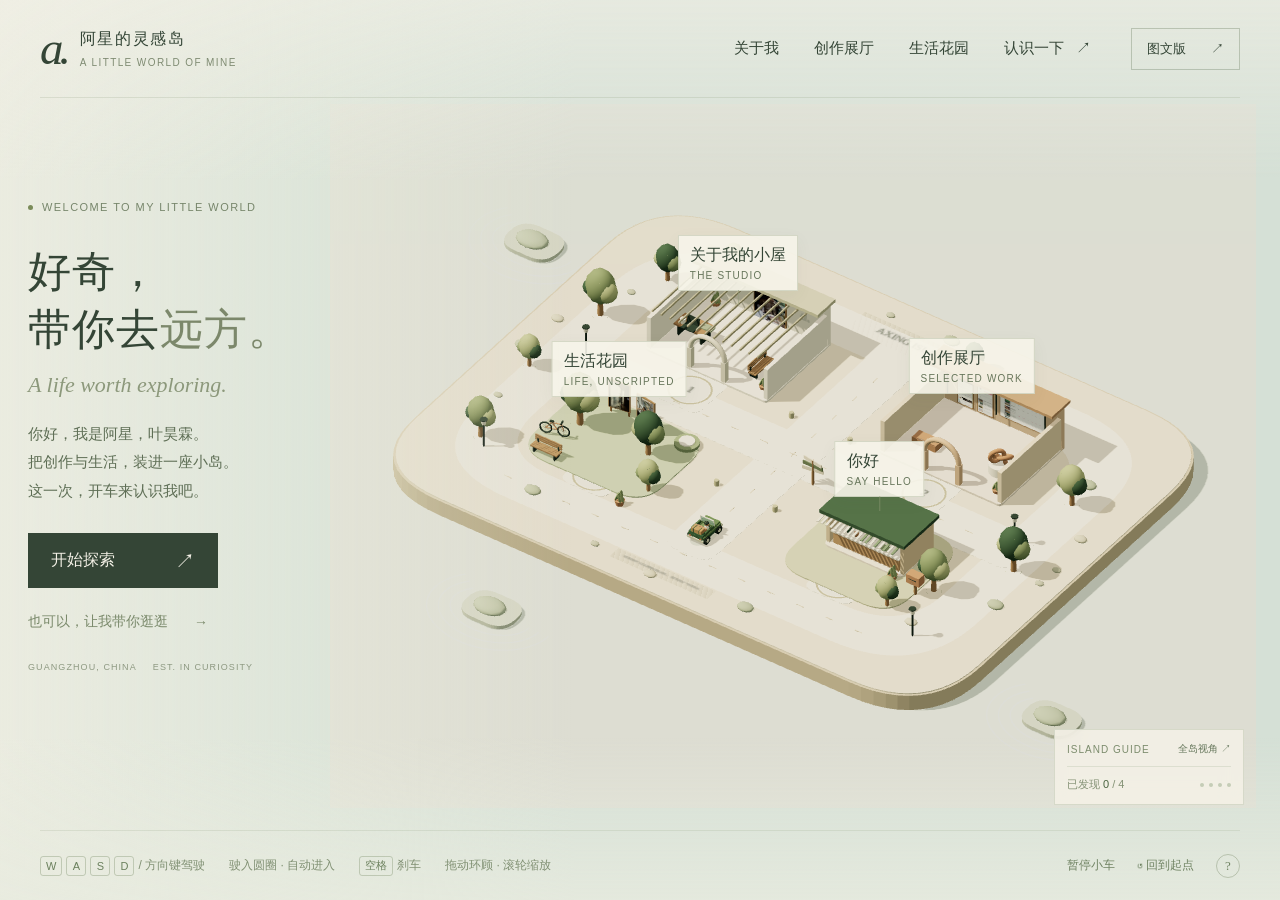
<file: v3/index.html>
<!doctype html>
<html lang="zh-CN">
<head>
  <meta charset="UTF-8"><meta name="viewport" content="width=device-width, initial-scale=1, viewport-fit=cover">
  <meta name="theme-color" content="#eaece1">
  <title>阿星的灵感岛 · 开车来认识我</title>
  <meta name="description" content="开着一辆小车，探索阿星的灵感岛。走进创作展厅、生活花园和关于我的小屋，认识叶昊霖的创作与日常。">
  <link rel="canonical" href="https://tyler9169.github.io/axing-personal-site/v3/">
  <meta property="og:title" content="阿星的灵感岛 · 开车来认识我">
  <meta property="og:description" content="开着小车，探索我的创作与日常。">
  <meta property="og:type" content="website">
  <meta property="og:url" content="https://tyler9169.github.io/axing-personal-site/v3/">
  <meta property="og:image" content="https://tyler9169.github.io/axing-personal-site/assets/travel-01.webp">
  <link rel="icon" href="../favicon.svg" type="image/svg+xml"><link rel="stylesheet" href="style.css">
  <script src="app.js" type="module"></script>
</head>
<body>
  <a class="skip-link" href="../v2/">前往可直接阅读的图文版</a>
  <main id="experience" aria-label="阿星的灵感岛，3D 互动个人网站">
    <div id="world" role="img" aria-label="可驾驶小车探索的三维小岛，包含个人介绍、作品展厅、生活花园与联系空间。也可通过导航按钮直接探索各地点。"></div>
    <div class="world-vignette" aria-hidden="true"></div>
    <header class="topbar">
      <button class="brand" id="home-button" aria-label="返回小岛起点"><span class="brand-mark">a.</span><span><strong>阿星的灵感岛</strong><small>A LITTLE WORLD OF MINE</small></span></button>
      <nav aria-label="选择探索地点"><button data-go="about">关于我</button><button data-go="work">创作展厅</button><button data-go="life">生活花园</button><button data-go="connect">认识一下 <span aria-hidden="true">↗</span></button></nav>
      <a class="reading-link" href="../v2/">图文版 <span aria-hidden="true">↗</span></a>
    </header>

    <section class="welcome" id="welcome" aria-labelledby="welcome-title">
      <p class="eyebrow"><span class="live-dot"></span> WELCOME TO MY LITTLE WORLD</p>
      <h1 id="welcome-title">好奇，<br><span class="headline-line">带你去<em>远方。</em></span></h1>
      <p class="welcome-en">A life worth exploring.</p>
      <p class="welcome-copy">你好，我是阿星，叶昊霖。<br>把创作与生活，装进一座小岛。<br>这一次，开车来认识我吧。</p>
      <button class="primary" id="start-button" disabled><span id="start-text">小岛准备中…</span><span aria-hidden="true">↗</span></button>
      <button class="tour-link" id="tour-button" disabled>也可以，让我带你逛逛 <span aria-hidden="true">→</span></button>
      <div class="welcome-note"><span>GUANGZHOU, CHINA</span><span>EST. IN CURIOSITY</span></div>
    </section>
    <div class="world-labels" id="world-labels" aria-label="岛上的地点"></div>
    <div class="loading-note" id="loading-note" role="status">正在搭建这一方小天地…</div>
    <section class="fallback" id="fallback" hidden><h2>换一种方式，<br>继续认识我。</h2><p>当前设备暂时无法开启 3D 场景。你仍可以选择顶部地点阅读内容，或打开完整图文版。</p><a class="primary" href="../v2/">打开图文版 ↗</a></section>

    <aside class="exploration-status" id="exploration-status" hidden><span class="eyebrow">YOUR LITTLE ADVENTURE</span><p id="journey-title">随心开，慢慢逛。</p><button id="next-stop">下一站 <span aria-hidden="true">→</span></button></aside>
    <div class="destination-prompt" id="destination-prompt" hidden><span><small id="nearby-subtitle"></small><strong id="nearby-title"></strong></span><button id="enter-button">进去看看 <kbd>E</kbd></button></div>

    <aside class="island-map" aria-label="小岛地图"><div class="map-heading"><span>ISLAND GUIDE</span><button id="view-button" aria-pressed="false" aria-label="切换全岛视角">全岛视角 ↗</button></div><div class="map-body"><svg viewBox="0 0 180 128" aria-hidden="true"><rect x="8" y="8" width="164" height="112" rx="28" fill="#d9decb"/><rect x="25" y="22" width="130" height="84" rx="20" fill="none" stroke="#f5f1e6" stroke-width="9"/><path d="M90 23v83M26 66h128" stroke="#f5f1e6" stroke-width="8"/><rect x="44" y="28" width="30" height="22" rx="3" fill="#96a18a"/><rect x="109" y="28" width="28" height="22" rx="3" fill="#c4ab8b"/><circle cx="55" cy="86" r="13" fill="#a5b090"/><rect x="109" y="80" width="26" height="17" rx="4" fill="#c7b294"/><g id="map-car" transform="translate(90 101)"><circle r="6" fill="#f3eee3"/><path d="M0 -5 3.5 4 0 2 -3.5 4Z" fill="#3e5b46"/></g></svg><button data-go="about" class="map-stop stop-about" aria-label="前往关于我的小屋">1</button><button data-go="work" class="map-stop stop-work" aria-label="前往创作展厅">2</button><button data-go="life" class="map-stop stop-life" aria-label="前往生活花园">3</button><button data-go="connect" class="map-stop stop-connect" aria-label="前往你好">4</button></div><div class="map-progress"><span>已发现 <b id="visited-count">0</b> / 4</span><span class="progress-dots" aria-hidden="true"><i></i><i></i><i></i><i></i></span></div></aside>
    <div class="mobile-controls" id="mobile-controls" hidden aria-label="驾驶控制"><div class="dpad"><button data-drive="forward" aria-label="前进">↑</button><button data-drive="left" aria-label="左转">←</button><button data-drive="reverse" aria-label="倒车">↓</button><button data-drive="right" aria-label="右转">→</button></div><button class="mobile-brake" data-drive="brake" aria-label="刹车">刹车</button></div>
    <footer class="bottom-bar"><div class="keyboard-guide"><span><kbd>W</kbd><kbd>A</kbd><kbd>S</kbd><kbd>D</kbd> / 方向键驾驶</span><span>驶入圆圈 · 自动进入</span><span><kbd>空格</kbd> 刹车</span><span>拖动环顾 · 滚轮缩放</span></div><div class="bottom-actions"><button id="preview-toggle" aria-pressed="false">暂停小车</button><button id="reset-button" aria-label="小车回到起点">↺ 回到起点</button><button id="exit-button" type="button" hidden>退出探索</button><button id="help-button" aria-label="查看操作指南">?</button></div></footer>
    <p class="toast" id="toast" role="status" aria-live="polite"></p>
    <span id="drive-status" class="sr-only" role="status"></span>
  </main>

  <dialog id="journal" class="journal" aria-labelledby="journal-title"><header class="journal-top"><span id="journal-eyebrow" class="eyebrow"></span><button class="close" data-close="journal" aria-label="关闭展厅，继续探索">×</button></header><div id="journal-content"></div><footer class="journal-footer"><span id="journal-counter"></span><button id="journal-next">前往下一站 <span aria-hidden="true">→</span></button></footer></dialog>
  <dialog id="photo-dialog" class="photo-dialog" aria-labelledby="photo-title"><header><p id="photo-title"></p><button class="close" data-close="photo-dialog" aria-label="关闭大图">×</button></header><img id="photo-image" alt=""><p>ESC 关闭 · 继续发现更多片刻</p></dialog>
  <dialog id="help-dialog" class="help-dialog" aria-labelledby="help-title"><header><span class="eyebrow">A SMALL GUIDE</span><button class="close" data-close="help-dialog" aria-label="关闭操作指南">×</button></header><h2 id="help-title">慢慢开，<br>尽兴逛。</h2><dl><div><dt>W / ↑</dt><dd>前进</dd></div><div><dt>S / ↓</dt><dd>倒车</dd></div><div><dt>A D / ← →</dt><dd>行驶中转向</dd></div><div><dt>空格 / Shift</dt><dd>刹车 / 加速</dd></div><div><dt>E / Enter</dt><dd>手动打开附近内容</dd></div><div><dt>M / R</dt><dd>全岛视角 / 回到起点</dd></div><div><dt>拖动 / 滚轮</dt><dd>环顾小岛 / 缩放</dd></div></dl><p>驶入地点前的圆圈，内容会自动打开。关闭后，先驶离圆圈再回来，即可再次进入。点击地图或地点标签也能自动带路，手机可使用屏幕方向键。</p><button id="reset-progress" class="reset-progress">重新探索四个地点 ↺</button></dialog>
  <noscript><div class="no-script">开启 JavaScript 即可探索小岛，或<a href="../v2/">直接阅读图文版 →</a></div></noscript>
</body>
</html>
</file>
<file: style.css>
@charset "UTF-8";
:root{--paper:#f3f1e9;--ink:#262821;--muted:#828579;--line:#d8d8cd;--olive:#6e765a;--dark:#22251f;--serif:"Bodoni 72","Didot","Times New Roman","Songti SC","STSong",serif;--sans:"Helvetica Neue","PingFang SC","Microsoft YaHei",Arial,sans-serif}
*{box-sizing:border-box}html{scroll-behavior:smooth;scroll-padding-top:95px}body{margin:0;background:var(--paper);color:var(--ink);font-family:var(--sans);font-size:15px;-webkit-font-smoothing:antialiased}body.modal-open{overflow:hidden}button,a{-webkit-tap-highlight-color:transparent}button,input{font:inherit}button{color:inherit}button{cursor:pointer}a{color:inherit;text-decoration:none}img{display:block;max-width:100%}button{border:0}figure,p,h1,h2,h3,h4,dl,dd{margin:0}a,button{touch-action:manipulation}button:focus-visible,a:focus-visible,[tabindex="0"]:focus-visible{outline:2px solid var(--olive);outline-offset:6px}::selection{background:#cdd1bb;color:#22251f}.container{width:min(1248px,calc(100% - 112px));margin:0 auto}.serif{font-family:var(--serif)}.small-label,.eyebrow,.section-number{font-size:10px;font-weight:500;letter-spacing:.16em}.eyebrow{display:flex;align-items:center;gap:10px}.section-space{padding-top:96px;padding-bottom:96px}.muted{color:var(--muted)}.skip-link{position:fixed;z-index:100;top:10px;left:10px;background:var(--ink);color:white;padding:14px;transform:translateY(-150%)}.skip-link:focus{transform:translateY(0)}.site-header{height:94px;background:var(--paper);position:relative;z-index:20}.header-inner{height:100%;display:flex;align-items:center;justify-content:space-between;border-bottom:1px solid var(--line)}.wordmark{font-family:var(--serif);font-size:42px;letter-spacing:-2.4px;line-height:1}.wordmark span{color:var(--olive)}.desktop-nav{display:flex;gap:40px;align-items:center;font-size:12px}.desktop-nav a{padding:14px 0;position:relative}.desktop-nav a::after{content:"";position:absolute;height:1px;bottom:5px;left:0;right:100%;background:currentColor;transition:right .25s}.desktop-nav a:hover::after{right:0}.header-contact{font-size:12px;display:flex;gap:28px;align-items:center;border:1px solid #babdaf;border-radius:100px;padding:12px 19px}.header-contact span{font-size:17px}.header-contact:hover{background:#e9eadf}.menu-toggle{display:none}.mobile-nav[hidden]{display:none}
.hero{padding-top:30px}.hero-topline{display:flex;align-items:center;justify-content:space-between;font-size:9px;letter-spacing:.17em;color:#777b6d}.hero-topline>span:last-child{display:flex;gap:20px;align-items:center}.tiny-star{font-size:20px;color:var(--olive);line-height:1}.hero-grid{display:grid;grid-template-columns:1.05fr 1fr;gap:86px;padding:44px 0 42px;align-items:center}.hero-copy{padding-top:15px}.status-dot{width:6px;height:6px;background:var(--olive);border-radius:50%}.hero h1{font-family:var(--serif);font-size:clamp(57px,5.5vw,82px);line-height:1.32;font-weight:400;letter-spacing:.035em;margin-top:29px}.italic-cn{color:var(--olive)}.hero-intro{display:flex;gap:20px;margin-top:27px;align-items:flex-start}.short-line{height:1px;width:26px;background:#9ca18b;margin-top:13px;flex-shrink:0}.hero-intro p{font-size:13px;line-height:1.95;letter-spacing:.035em;color:#777c70}.hero-actions{display:flex;align-items:center;gap:28px;margin-top:32px}.button{display:inline-flex;align-items:center;justify-content:space-between;gap:30px;padding:17px 23px;font-size:12px;border-radius:3px;transition:background .2s,transform .2s}.button-dark{background:var(--ink);color:var(--paper)}.button-dark:hover{background:#474c3d;transform:translateY(-2px)}.button span{font-size:17px}.text-link{display:inline-flex;gap:20px;font-size:11px;padding:10px 0;align-items:center;background:transparent;border-bottom:1px solid #bfc2b4}.text-link span{font-size:16px}.hero-signoff{margin-top:47px;display:flex;flex-direction:column;gap:9px}.hero-signoff .serif{font-size:28px;font-style:italic;letter-spacing:-.6px;color:#717862}.hero-signoff .small-label{font-size:9px;letter-spacing:.2em;color:#8c9081}.hero-figure{position:relative;margin-left:15px;margin-right:20px}.hero-photo-frame{height:530px;position:relative;background:#dddcd3;border-radius:160px 160px 3px 3px;overflow:hidden}.hero-photo{height:100%;width:100%;object-fit:cover;object-position:50% 53%;filter:saturate(.66)}.photo-side-note{position:absolute;right:13px;bottom:32px;writing-mode:vertical-rl;font-size:8px;letter-spacing:.25em;color:#f2f0e8;text-shadow:0 1px 2px #000}.hero-figure figcaption{display:flex;justify-content:space-between;align-items:center;font-size:10px;color:#7a7e70;padding-top:14px;gap:10px;white-space:nowrap}.hero-figure figcaption span:last-child{font-size:8px;letter-spacing:.11em}.photo-seal{position:absolute;left:-49px;bottom:78px;height:99px;width:99px;border-radius:50%;background:#eceee0;color:#5d674c;display:flex;flex-direction:column;align-items:center;justify-content:center;gap:5px;border:1px solid #dfe2d0;transform:rotate(-13deg)}.photo-seal span{font-size:8px;letter-spacing:.2em}.photo-seal svg{width:36px;height:36px}.hero-bottom{display:flex;align-items:center;gap:37px;border-top:1px solid var(--line);border-bottom:1px solid var(--line);padding:20px 0;color:#787c70;font-size:10px;letter-spacing:.06em}.hero-bottom>span+span::before{content:"/";padding-right:35px;color:#b9bcaf}.scroll-link{margin-left:auto;font-size:8px;letter-spacing:.16em;display:flex;align-items:center;gap:20px}.scroll-link span{font-size:18px}
.section-marker{display:flex;align-items:center;gap:23px;margin-bottom:43px;color:#707662}.section-marker .rule{height:1px;flex:1;background:var(--line)}.section-aside{font-size:10px;letter-spacing:.12em}.about-grid{display:grid;grid-template-columns:1fr 1fr;gap:100px}.about h2,.section-heading-row h2{font-family:var(--serif);font-weight:400;font-size:43px;line-height:1.48;letter-spacing:.04em}.about-signature{font-style:italic;font-size:25px;color:#838a71;margin-top:27px}.about-body{padding-top:5px}.about-body p{font-size:13px;line-height:2.1;color:#777b70;margin-top:14px}.about-body .lead{font-size:17px;line-height:1.7;color:var(--ink);margin-top:0}.about-tags{display:flex;gap:9px;flex-wrap:wrap;margin-top:24px}.about-tags span{font-size:9px;letter-spacing:.05em;padding:8px 12px;border:1px solid #d6d8ca;border-radius:2px;color:#707764}.profile-facts{display:grid;grid-template-columns:1fr 1.2fr 1.2fr 1fr;margin-top:45px;border-top:1px solid var(--line);padding-top:26px;gap:25px}.profile-facts dt{font-size:8px;letter-spacing:.16em;color:#94978a;margin-bottom:11px}.profile-facts dd{font-size:11px;letter-spacing:.03em}
.work{background:var(--dark);color:var(--paper)}.work .section-marker{color:#a4ad8d}.work .rule{background:#4c5145}.section-heading-row{display:flex;align-items:flex-end;justify-content:space-between;gap:40px;margin-bottom:43px}.section-heading-row>p{font-size:12px;line-height:1.95;color:#878d7c;padding-bottom:8px;max-width:320px}.work .section-heading-row h2 span{color:#a7af93}.work .section-heading-row>p{color:#a2a795}.work-feature{display:grid;grid-template-columns:1.25fr 1fr;gap:65px;align-items:center}.work-visual{height:340px;background:#373c31;position:relative;padding:0;overflow:hidden;text-align:left;border-radius:3px}.visual-topline{position:absolute;top:21px;left:24px;right:24px;display:flex;justify-content:space-between;align-items:center;color:#b3bba0;font-size:8px;letter-spacing:.18em}.visual-topline span:last-child{font-size:20px}.screens-composition{position:absolute;left:30px;right:30px;top:63px;height:245px;transition:transform .5s}.work-visual:hover .screens-composition{transform:translateY(-5px)}.phone-screen{position:absolute;top:0;width:104px;height:232px;border:4px solid #191b17;border-radius:13px;overflow:hidden;box-shadow:0 12px 30px #0002;background:#fff}.phone-screen img{width:100%;height:100%;object-fit:cover;object-position:top}.phone-one{left:8px;transform:rotate(-8deg);z-index:2}.phone-two{left:107px;top:16px;transform:rotate(6deg);z-index:3}.analytics-window{position:absolute;width:72%;right:-4px;top:58px;background:#f5f5f3;box-shadow:0 20px 35px #0003;border:5px solid #171a14;border-radius:5px;transform:perspective(1000px) rotateY(-8deg);z-index:4;overflow:hidden}.window-bar{height:19px;background:#272b24;display:flex;gap:3px;align-items:center;padding:0 7px}.window-bar i{display:block;width:3px;height:3px;background:#6c7360;border-radius:50%}.window-bar span{font-size:5px;letter-spacing:.07em;color:#a4ac96;margin-left:8px}.analytics-window img{width:100%;height:auto}.visual-caption{position:absolute;bottom:17px;left:24px;font-size:8px;letter-spacing:.09em;color:#b7bea8}.visual-open{position:absolute;bottom:15px;right:20px;font-size:18px;color:#b7bea8}.work-feature-copy{padding:16px 0}.work-feature-copy .eyebrow{color:#a0aa87;font-size:8px}.work-feature-copy h3{font-family:var(--serif);font-weight:400;font-size:30px;line-height:1.55;letter-spacing:.025em;margin-top:20px}.work-feature-copy p{font-size:12px;line-height:2;color:#b1b5a8;max-width:380px;margin-top:19px}.project-tags{display:flex;gap:18px;margin-top:24px;color:#a2aa93;font-size:9px}.project-tags span+span::before{content:"/";margin-right:18px;color:#69725d}.light-link{color:#e1e5d4;border-color:#798366;margin-top:23px}.metrics{display:grid;grid-template-columns:repeat(4,1fr);border-top:1px solid #4c5145;border-bottom:1px solid #4c5145;margin-top:42px;padding:28px 0}.metrics>div{padding-left:34px;border-left:1px solid #4c5145}.metrics>div:first-child{padding-left:0;border-left:0}.metric-value{font-size:55px;font-family:var(--serif);font-weight:400;letter-spacing:-1.5px;line-height:1.2}.metric-value>span{font-size:18px;margin-left:7px;color:#a1ac8d;letter-spacing:0}.metrics p{font-size:10px;margin-top:9px;color:#a6ad99}.metric-source{text-align:right;color:#88917b;font-size:8px;margin-top:12px;letter-spacing:.025em}.expertise{display:grid;grid-template-columns:.6fr 1fr 1fr 1fr;gap:25px;align-items:start;padding-top:34px}.expertise>.small-label{font-size:8px;color:#99a387;padding-top:4px}.expertise-item{display:flex;gap:15px}.expertise-item>span{font-family:var(--serif);font-size:19px;color:#8e9b76;line-height:1}.expertise-item h4{font-size:12px;font-weight:400;color:#dbdecf}.expertise-item p{font-size:10px;color:#919a84;line-height:1.7;margin-top:8px}
.gallery-toolbar{display:flex;justify-content:space-between;align-items:center;border-bottom:1px solid var(--line);margin-bottom:28px}.gallery-tabs{display:flex;gap:28px}.gallery-tabs button{padding:16px 0 17px;background:transparent;color:#888d7e;font-size:11px;position:relative}.gallery-tabs button>span{font-size:8px;margin-left:5px;vertical-align:super;color:#a3a997}.gallery-tabs button[aria-selected="true"]{color:var(--ink)}.gallery-tabs button[aria-selected="true"]::after{content:"";position:absolute;bottom:-1px;left:0;right:0;height:2px;background:var(--olive)}.gallery-hint{font-size:9px;letter-spacing:.05em;color:#929784}.gallery-hint span{margin-left:20px}.life-gallery{display:grid;grid-template-columns:repeat(3,1fr);gap:25px}.gallery-card{padding:0;background:transparent;text-align:left;min-width:0}.gallery-image{height:340px;display:block;position:relative;overflow:hidden;background:#e7e7db;border-radius:2px}.gallery-image>img{height:100%;width:100%;object-fit:cover;filter:saturate(.7);transition:transform .6s ease,filter .6s ease}.gallery-card:hover .gallery-image>img{transform:scale(1.025);filter:saturate(.95)}.gallery-card[data-photo-id="sport-03"] .gallery-image>img{object-position:50% center}.gallery-card[data-photo-id="travel-03"] .gallery-image>img{object-position:center 43%}.image-expand{position:absolute;right:14px;bottom:14px;color:#efefe6;border:1px solid #ffffff7a;background:#20251f1f;backdrop-filter:blur(4px);display:flex;justify-content:center;align-items:center;width:32px;height:32px;border-radius:50%;font-size:17px}.gallery-caption{display:flex;justify-content:space-between;align-items:flex-end;padding-top:18px;gap:10px}.gallery-caption small{display:block;font-size:8px;letter-spacing:.1em;color:#8c9480}.gallery-caption strong{display:block;font-size:14px;letter-spacing:.03em;font-weight:400;margin-top:9px}.caption-tag{font-size:9px;color:#7d866c;line-height:1.5;white-space:nowrap}.life-note{display:flex;justify-content:space-between;gap:30px;align-items:center;padding:38px 0 45px}.life-note .serif{font-size:29px;font-style:italic;color:#8b9477}.life-note p{font-size:11px;line-height:1.9;color:#848b78;text-align:right}.film-link{display:flex;align-items:center;gap:25px;background:#e8eadd;border:1px solid #e0e3d5;padding:25px 29px;border-radius:3px;transition:background .2s}.film-link:hover{background:#dfe4d1}.film-icon{display:flex;width:52px;height:52px;border-radius:50%;align-items:center;justify-content:center;border:1px solid #b2bba0;color:#626e50;font-size:23px}.film-copy{display:grid;grid-template-columns:auto auto;column-gap:25px;row-gap:7px;align-items:center}.film-copy small{grid-column:1/-1;font-size:8px;letter-spacing:.13em;color:#8a9479}.film-copy strong{font-weight:400;font-family:var(--serif);font-size:23px;letter-spacing:.08em}.film-copy>span{font-size:11px;color:#818b70}.film-action{display:flex;align-items:center;gap:22px;margin-left:auto;font-size:10px;white-space:nowrap;color:#687556}.film-action span{font-size:22px}
.connect{background:#e7eadd;padding:48px 0 0;border-top:1px solid #d7deca}.connect-top{display:flex;justify-content:space-between;align-items:center;color:#768163}.connect-top .small-label{font-size:9px}.connect-dot{display:flex;align-items:center;gap:8px;font-size:9px;letter-spacing:.04em}.connect-dot i{width:5px;height:5px;border-radius:50%;background:#83936c}.connect-main{display:flex;align-items:center;justify-content:space-between;gap:50px;padding:42px 0 35px}.connect-main h2{font-size:54px;line-height:1.4;font-weight:400;font-family:var(--serif);letter-spacing:.055em}.connect-main h2 span{color:var(--olive)}.connect-main p{font-size:12px;color:#7d886c;margin-top:20px}.connect-arrow{width:125px;height:125px;display:flex;align-items:center;justify-content:center;border:1px solid #afb89d;border-radius:50%;font-size:65px;font-family:var(--sans);font-weight:200;color:#616e4e;transition:background .3s,transform .3s;flex-shrink:0;margin-right:38px}.connect-arrow:hover{background:#d9dfcd;transform:translate(3px,-3px)}.connect-links{display:flex;gap:36px;align-items:center;padding:25px 0 28px;border-top:1px solid #cbd2bf}.connect-links>a,.share-button{background:transparent;font-size:10px;display:flex;gap:26px;padding:8px 0;color:#657453}.connect-links>a>span,.share-button>span{font-size:14px}.connect-signature{margin-left:auto;font-size:29px;font-style:italic;letter-spacing:-.4px;color:#71805b}.site-footer{display:flex;align-items:center;justify-content:space-between;gap:25px;padding:28px 0 30px}.site-footer .wordmark{font-size:31px;letter-spacing:-1.5px}.site-footer p{color:#949886;font-size:8px;letter-spacing:.04em}.footer-divider{margin:0 14px}.site-footer>a:last-child{font-size:9px;color:#798467;display:flex;gap:19px}.site-footer>a:last-child span{font-size:14px}.toast{position:fixed;left:50%;bottom:28px;z-index:100;transform:translate(-50%,20px);opacity:0;pointer-events:none;padding:13px 23px;max-width:calc(100% - 30px);width:max-content;background:var(--ink);color:var(--paper);border-radius:4px;box-shadow:0 4px 20px #0002;font-size:12px;transition:opacity .2s,transform .2s}.toast.visible{opacity:1;transform:translate(-50%,0)}
dialog{border:0;padding:0}dialog::backdrop{background:#11180fe0;backdrop-filter:blur(8px)}.icon-button{height:42px;width:42px;background:transparent;display:flex;align-items:center;justify-content:center;font-size:26px;border:1px solid currentColor;border-radius:50%;font-weight:300;flex-shrink:0}.lightbox{background:transparent;color:#e9ecde;width:min(1150px,calc(100% - 48px));max-width:100%;max-height:95dvh;overflow:visible}.lightbox-top{display:flex;justify-content:space-between;align-items:center;padding:0 0 18px;gap:20px}.lightbox-top p{font-size:14px}.lightbox .icon-button{border-color:#b1b9a254;color:#e1e6d5}.lightbox-stage{display:grid;grid-template-columns:45px minmax(0,1fr) 45px;gap:25px;align-items:center}.lightbox-stage img{object-fit:contain;width:100%;height:70dvh}.lightbox-bottom{display:flex;align-items:center;justify-content:space-between;gap:25px;padding:20px 70px 0;font-size:11px;color:#b9c1aa}.lightbox-bottom span{white-space:nowrap;font-size:10px;letter-spacing:.13em}.case-dialog{width:min(970px,calc(100% - 40px));max-height:90dvh;color:var(--ink);background:var(--paper);border-radius:4px;overscroll-behavior:contain}.case-dialog-header{padding:17px 32px;display:flex;align-items:center;justify-content:space-between;border-bottom:1px solid var(--line);position:sticky;top:0;background:var(--paper);z-index:1}.case-dialog-header>.small-label{font-size:9px;color:#7c856a}.case-dialog-header .icon-button{border:0;font-size:29px}.case-content{padding:35px 50px 40px}.case-content>.eyebrow{font-size:10px;color:#7e876d}.case-content h2{font-family:var(--serif);font-weight:400;font-size:37px;line-height:1.55;margin-top:22px}.case-intro{font-size:13px;color:#7e8573;margin-top:17px}.case-meta{display:grid;grid-template-columns:1fr 1.5fr 1.5fr;gap:25px;border-top:1px solid var(--line);border-bottom:1px solid var(--line);padding:24px 0;margin-top:30px}.case-meta dt{font-size:10px;color:#909881;margin-bottom:8px}.case-meta dd{font-size:11px;line-height:1.8}.case-content h3{font-weight:400;font-size:20px;margin-top:33px}.case-responsibilities{padding-left:20px;margin:22px 0}.case-responsibilities li{padding:0 0 15px 9px;color:#667551;font-size:13px}.case-responsibilities strong{font-weight:500;color:var(--ink)}.case-responsibilities p{font-size:12px;line-height:1.9;color:#7c856f;margin-top:6px}.case-note,.case-bottom-note{font-size:11px;line-height:1.8;color:#889179;margin-top:13px}.case-screens{display:grid;grid-template-columns:repeat(3,1fr);gap:18px;margin-top:24px}.case-screens>button{background:#e3e5d9;padding:10px;border-radius:3px;overflow:hidden;height:265px}.case-screens img{height:100%;width:100%;object-fit:contain}.case-screens>button:hover{background:#d5daca}
.connect-arrow{background:transparent}.wechat-contact{display:flex;align-items:center;gap:15px;background:transparent;padding:17px 0 5px;color:#647151}.wechat-contact>span:first-child{font-size:10px}.wechat-contact strong{font-size:18px;font-weight:400;letter-spacing:.035em}.copy-label{font-size:9px;color:#879475;margin-left:7px}.wechat-contact:hover strong{text-decoration:underline;text-underline-offset:5px}
@media(min-width:1500px){.hero-grid{gap:115px}.hero-photo-frame{height:575px}.hero h1{font-size:83px}.hero-copy{padding-top:0}}
@media(max-width:1100px){.container{width:calc(100% - 72px)}.hero-grid{gap:50px}.hero h1{font-size:60px}.hero-photo-frame{height:480px;border-radius:130px 130px 3px 3px}.hero-figure{margin-right:0;margin-left:0}.hero-intro p{font-size:12px}.hero-actions{gap:21px}.hero-signoff{margin-top:34px}.hero-figure figcaption span:last-child{display:none}.about-grid{gap:60px}.work-feature{gap:36px;grid-template-columns:1.15fr 1fr}.work-visual{height:320px}.screens-composition{left:20px;right:20px}.phone-screen{width:93px;height:202px}.phone-two{left:85px}.analytics-window{top:71px;width:73%}.work-feature-copy h3{font-size:26px}.metrics>div{padding-left:24px}.metric-value{font-size:48px}.gallery-image{height:300px}.gallery-caption strong{font-size:12px}.gallery-caption small{font-size:7px}.expertise{grid-template-columns:repeat(3,1fr);row-gap:22px}.expertise>.small-label{grid-column:1/-1}.film-copy{column-gap:18px}.film-copy>span{font-size:10px}}
@media(max-width:800px){.container{width:calc(100% - 48px)}.site-header{height:78px}.desktop-nav{gap:25px;font-size:11px}.wordmark{font-size:35px}.header-contact{font-size:11px;padding:10px 15px;gap:20px}.hero-topline{font-size:7px}.hero-grid{gap:30px;padding-top:32px}.hero h1{font-size:50px;margin-top:22px}.hero .eyebrow{font-size:8px}.hero-photo-frame{height:430px;border-radius:100px 100px 3px 3px}.hero-intro{gap:12px;margin-top:22px}.short-line{width:16px}.hero-intro p{font-size:11px}.hero-actions{gap:15px;margin-top:24px}.button{font-size:10px;gap:18px;padding:14px 16px}.text-link{font-size:10px;gap:10px}.hero-signoff .serif{font-size:22px}.photo-seal{width:76px;height:76px;left:-24px;bottom:58px;gap:3px}.photo-seal span{font-size:6px}.photo-seal svg{width:27px;height:27px}.hero-bottom{gap:20px;font-size:9px}.hero-bottom>span+span::before{padding-right:20px}.scroll-link{font-size:7px;gap:12px}.section-space{padding:70px 0}.section-marker{gap:16px;margin-bottom:34px}.section-number{font-size:9px}.section-aside{font-size:9px}.about h2,.section-heading-row h2{font-size:33px}.about-grid{gap:40px}.about-body .lead{font-size:14px}.about-body p{font-size:11px}.about-tags{gap:6px}.about-tags span{font-size:8px;padding:7px 8px}.profile-facts{gap:15px}.profile-facts dd{font-size:10px}.profile-facts dt{font-size:7px}.section-heading-row>p{font-size:10px;max-width:260px}.work-feature{gap:25px}.work-visual{height:290px}.phone-screen{width:80px;height:179px}.phone-one{left:0}.phone-two{left:65px}.analytics-window{width:79%;top:90px}.work-feature-copy h3{font-size:23px;margin-top:15px}.work-feature-copy p{font-size:10px;margin-top:13px}.project-tags{gap:10px;font-size:8px}.project-tags span+span::before{margin-right:10px}.work-feature-copy .eyebrow{font-size:7px}.metrics>div{padding-left:17px}.metric-value{font-size:41px}.metric-value>span{font-size:15px}.metrics p{font-size:8px}.expertise-item p{font-size:9px}.life-gallery{gap:18px}.gallery-image{height:240px}.gallery-caption{align-items:flex-start;gap:8px}.caption-tag{font-size:8px}.gallery-caption strong{font-size:11px;line-height:1.7}.gallery-tabs{gap:23px}.gallery-hint{font-size:8px}.life-note .serif{font-size:25px}.life-note p{font-size:10px}.film-link{padding:23px;gap:20px}.film-copy{grid-template-columns:1fr;row-gap:5px}.film-copy small{grid-column:auto}.film-copy strong{font-size:21px}.film-icon{width:46px;height:46px;flex-shrink:0}.connect-main h2{font-size:44px}.connect-arrow{width:100px;height:100px;font-size:50px;margin-right:15px}.connect-signature{font-size:25px}.connect-links{gap:25px}.connect-links>a,.share-button{font-size:9px;gap:16px}.site-footer p{font-size:7px}.footer-divider{margin:0 8px}}
@media(max-width:600px){html{scroll-padding-top:25px}.container{width:calc(100% - 40px)}.site-header{height:73px}.wordmark{font-size:36px}.desktop-nav,.header-contact{display:none}.menu-toggle{display:flex;flex-direction:column;justify-content:center;gap:6px;width:44px;height:44px;background:transparent;padding:10px}.menu-toggle span{display:block;height:1px;width:22px;background:var(--ink);transition:transform .2s}.menu-toggle[aria-expanded="true"] span:first-child{transform:translateY(3.5px) rotate(45deg)}.menu-toggle[aria-expanded="true"] span:last-child{transform:translateY(-3.5px) rotate(-45deg)}.mobile-nav{position:absolute;top:73px;left:0;right:0;padding:15px 25px 24px;background:var(--paper);border-bottom:1px solid var(--line);box-shadow:0 15px 20px #1b271211;display:flex;flex-direction:column}.mobile-nav a{padding:17px 0;display:flex;justify-content:space-between;border-bottom:1px solid var(--line);font-size:14px}.mobile-nav a span{font-size:10px;color:var(--olive)}.hero{padding-top:21px}.hero-topline{font-size:6px;letter-spacing:.11em}.hero-topline>span:last-child{gap:8px}.tiny-star{font-size:15px}.hero-grid{display:flex;flex-direction:column;gap:36px;padding:35px 0 28px}.hero-copy{width:100%;padding-top:0}.hero .eyebrow{font-size:8px;letter-spacing:.15em}.hero h1{font-size:57px;line-height:1.27;margin-top:21px;letter-spacing:.035em}.hero-intro{margin-top:23px;gap:16px}.hero-intro p{font-size:12px;line-height:1.95}.short-line{width:22px}.hero-actions{margin-top:24px;gap:27px}.button{font-size:11px;padding:16px 20px;gap:28px}.text-link{font-size:11px;gap:19px}.hero-signoff{display:none}.hero-figure{margin:0;width:100%;padding-left:25px}.hero-photo-frame{height:425px;border-radius:130px 130px 2px 2px}.hero-photo{object-position:50% 53%}.hero-figure figcaption{font-size:9px;padding-top:13px}.hero-figure figcaption span:last-child{display:block;font-size:6px;letter-spacing:.05em}.photo-seal{left:-3px;bottom:69px;width:83px;height:83px}.photo-seal span{font-size:6px}.photo-seal svg{width:32px;height:32px}.hero-bottom{padding:17px 0;font-size:8px;gap:15px;flex-wrap:wrap}.hero-bottom>span+span::before{padding-right:15px}.scroll-link{font-size:0;gap:0}.scroll-link span{font-size:16px}.section-space{padding:57px 0}.section-marker{margin-bottom:29px;gap:13px}.section-number{font-size:8px;letter-spacing:.12em}.section-aside{font-size:8px}.about-grid{display:block}.about h2,.section-heading-row h2{font-size:34px;line-height:1.48;letter-spacing:.035em}.about-signature{font-size:24px;margin-top:16px}.about-body{padding-top:28px}.about-body .lead{font-size:15px}.about-body p{font-size:12px;line-height:2}.about-tags{margin-top:21px;gap:8px}.about-tags span{font-size:9px;padding:8px 11px}.profile-facts{grid-template-columns:1fr 1fr;margin-top:29px;padding-top:23px;row-gap:23px}.profile-facts dt{font-size:7px;margin-bottom:8px}.profile-facts dd{font-size:11px}.section-heading-row{display:block;margin-bottom:28px}.section-heading-row>p{font-size:11px;margin-top:21px;padding:0;max-width:none}.work-feature{display:flex;flex-direction:column;gap:0;align-items:stretch}.work-visual{height:300px;width:100%;order:0}.screens-composition{left:24px;right:24px;top:55px}.phone-screen{width:90px;height:205px}.phone-one{left:0}.phone-two{left:79px}.analytics-window{width:75%;top:65px}.visual-topline{top:16px;font-size:7px}.work-feature-copy{padding:28px 0 0}.work-feature-copy .eyebrow{font-size:8px}.work-feature-copy h3{font-size:28px;line-height:1.5;margin-top:16px}.work-feature-copy p{font-size:12px;line-height:1.95;margin-top:17px;max-width:none}.project-tags{font-size:9px;gap:17px;margin-top:19px}.project-tags span+span::before{margin-right:17px}.light-link{margin-top:18px}.metrics{grid-template-columns:1fr 1fr;margin-top:30px;padding:0;border-bottom:0}.metrics>div{border-bottom:1px solid #4c5145;padding:23px 0 24px 22px}.metrics>div:nth-child(odd){border-left:0;padding-left:0}.metric-value{font-size:49px}.metric-value>span{font-size:17px}.metrics p{font-size:9px;margin-top:5px}.metric-source{font-size:7px;margin-top:13px}.expertise{grid-template-columns:1fr;gap:22px;padding-top:28px}.expertise>.small-label{grid-column:auto;font-size:8px}.expertise-item{gap:20px}.expertise-item>span{font-size:22px}.expertise-item h4{font-size:12px}.expertise-item p{font-size:10px;margin-top:6px}.gallery-toolbar{margin-bottom:22px}.gallery-tabs{gap:24px;width:100%;justify-content:space-between}.gallery-tabs button{font-size:11px;padding:16px 0}.gallery-tabs button>span{font-size:7px;margin-left:3px}.gallery-hint{display:none}.life-gallery{grid-template-columns:1fr;gap:28px}.gallery-image{height:375px}.gallery-card:nth-child(2) .gallery-image{height:255px}.gallery-card:nth-child(3) .gallery-image{height:300px}.gallery-caption{align-items:flex-end;padding-top:14px}.gallery-caption small{font-size:8px;letter-spacing:.1em}.gallery-caption strong{font-size:14px;margin-top:6px}.caption-tag{font-size:10px}.image-expand{width:36px;height:36px}.life-note{padding:31px 0;display:block}.life-note .serif{font-size:28px}.life-note p{text-align:left;font-size:11px;margin-top:14px}.film-link{padding:20px 16px;gap:15px;flex-wrap:wrap}.film-icon{width:43px;height:43px;font-size:22px}.film-copy{flex:1}.film-copy small{font-size:7px}.film-copy strong{font-size:22px}.film-copy>span{font-size:10px;line-height:1.7}.film-action{width:100%;border-top:1px solid #d1d7c3;padding-top:13px;margin-top:3px;justify-content:space-between;font-size:10px}.film-action span{font-size:20px}.connect{padding-top:31px}.connect-top .small-label{font-size:8px}.connect-dot{font-size:8px;gap:6px}.connect-main{gap:15px;padding:32px 0 27px;align-items:flex-end}.connect-main h2{font-size:32px;line-height:1.55;letter-spacing:.015em}.connect-main p{font-size:10px;line-height:1.8;margin-top:17px}.connect-arrow{width:58px;height:58px;font-size:30px;margin:0 0 9px}.connect-links{display:grid;grid-template-columns:1fr 1fr;gap:15px;padding:19px 0 23px}.connect-links>a,.share-button{font-size:9px;gap:12px;justify-content:flex-start;text-align:left}.connect-signature{margin:0;grid-column:1/-1;font-size:27px;padding-top:6px}.site-footer{padding:25px 0;display:grid;grid-template-columns:1fr 1fr;gap:16px}.site-footer .wordmark{font-size:31px}.site-footer p{grid-row:2;grid-column:1/-1;font-size:7px;line-height:1.8}.site-footer>a:last-child{grid-column:2;grid-row:1;justify-self:end}.lightbox{width:calc(100% - 24px);max-height:95dvh}.lightbox-top{padding:0 3px 14px}.lightbox-top p{font-size:12px}.lightbox-top .icon-button{width:35px;height:35px;font-size:25px}.lightbox-stage{grid-template-columns:30px minmax(0,1fr) 30px;gap:7px}.lightbox-stage>.icon-button{width:29px;height:38px;border:0;font-size:23px}.lightbox-stage img{height:64dvh}.lightbox-bottom{padding:18px 5px 0;font-size:10px;gap:15px}.lightbox-bottom p{line-height:1.8}.lightbox-bottom span{font-size:8px}.case-dialog{width:calc(100% - 20px);max-height:94dvh}.case-dialog-header{padding:10px 18px}.case-dialog-header>.small-label{font-size:8px}.case-content{padding:25px 22px 30px}.case-content h2{font-size:28px}.case-intro{font-size:11px;line-height:1.9}.case-meta{grid-template-columns:1fr;gap:18px;padding:20px 0;margin-top:24px}.case-meta>div{display:flex;gap:20px;align-items:baseline}.case-meta dt{width:48px;flex-shrink:0;margin:0}.case-meta dd{font-size:10px}.case-content h3{font-size:18px;margin-top:25px}.case-responsibilities{padding-left:15px}.case-responsibilities li{font-size:12px;padding-left:7px}.case-responsibilities p{font-size:11px}.case-screens{grid-template-columns:repeat(2,1fr);gap:12px}.case-screens>button{height:230px;padding:7px}}
@media(max-width:600px){.wechat-contact{gap:10px;flex-wrap:wrap;padding-top:15px}.wechat-contact strong{font-size:15px}.wechat-contact>span:first-child{font-size:9px}.copy-label{font-size:8px;margin-left:0}.connect-main{position:relative}.connect-main>div{width:100%}.connect-arrow{position:absolute;right:0;top:95px}.connect-main h2{padding-right:40px}}
@media(max-width:360px){.container{width:calc(100% - 32px)}.hero h1{font-size:50px}.hero-photo-frame{height:375px}.hero-topline{font-size:5.5px}.gallery-tabs{gap:15px}.connect-main h2{font-size:28px}.connect-arrow{width:48px;height:48px}.gallery-image{height:340px}.metrics p{font-size:8px}}
@media(prefers-reduced-motion:reduce){html{scroll-behavior:auto}*,*::before,*::after{transition:none!important;animation:none!important}}

/* Resume portfolio link */
.resume-project{display:flex;align-items:center;justify-content:space-between;gap:24px;margin:28px 0;padding:28px;border:1px solid #7a856a;border-radius:8px;background:#e7eadc;color:#27382b;text-decoration:none;text-align:left;transition:background .2s}
.resume-project:hover{background:#dce2ce}
.resume-project:focus-visible{outline:3px solid #3e5b46;outline-offset:4px}
.resume-project>span:first-child{display:grid;gap:10px;min-width:0}
.resume-project small{font-size:11px;letter-spacing:.1em}
.resume-project strong{font-size:clamp(20px,3vw,28px);line-height:1.4}
.resume-project-description{font-size:14px;line-height:1.8}
.resume-project-action{flex-shrink:0;font-size:14px;font-weight:600}
@media(max-width:600px){.resume-project{align-items:flex-start;flex-direction:column;gap:18px;padding:22px}.resume-project-description{font-size:13px}}

/* Homepage typography and first-screen composition */
@font-face{font-family:AxingEditorial;src:url("assets/fonts/cormorant-editorial.ttf") format("truetype");font-weight:600;font-style:italic;font-display:swap}
.site-header{height:110px}.wordmark{font-family:AxingEditorial,Didot,serif;font-style:italic;font-weight:600;font-size:58px;letter-spacing:-3px}.desktop-nav{font-size:17px;gap:44px;font-weight:500}.header-contact{font-size:17px;padding:13px 23px;gap:30px}.header-contact span{font-size:24px}
.hero{padding-top:0}.hero-grid{grid-template-columns:1.12fr 1fr;gap:60px;padding:55px 0 44px;align-items:center}.hero-copy{padding:0}.hero h1{font-family:AxingBrush,"Kaiti SC",serif;font-size:clamp(76px,7.5vw,112px);line-height:1.18;font-weight:400;letter-spacing:0;margin:0 0 34px}.title-first,.title-second{display:block;white-space:nowrap}.title-second{margin-left:24px}.hero .italic-cn{display:inline-block;position:relative;transform:rotate(-5deg);color:#6e765a}.hero .italic-cn::after{content:"";position:absolute;left:6%;right:13%;bottom:-5px;height:5px;border-radius:50%;background:#a4ac86;transform:rotate(-3deg)}
.hero-intro{margin:0;display:block}.hero-intro p{font-size:18px;line-height:1.85;color:#565e4e;letter-spacing:.01em}.hero-intro strong{display:block;font-size:22px;font-weight:500;color:var(--ink);margin-bottom:12px}.hero-intro p>span{display:block}.hero-actions{gap:30px;margin-top:30px}.hero-actions .button{font-size:17px;padding:19px 24px;gap:32px;border-radius:4px}.hero-actions .button span{font-size:24px}.hero-actions .text-link{font-size:17px;gap:24px;padding:14px 0}.hero-actions .text-link span{font-size:23px}.hero-signoff{margin-top:34px;gap:8px}.hero-signoff .serif{font-family:AxingEditorial,Didot,serif;font-size:36px;font-weight:600;letter-spacing:-.7px}.hero-signoff .small-label{font-size:13px;letter-spacing:.1em;color:#6c755d}.hero-figure{margin:0 0 0 12px}.hero-photo-frame{height:590px;border-radius:180px 180px 4px 4px}.hero-bottom{font-size:13px}.scroll-link{font-size:10px}
@media(min-width:1500px){.hero-grid{gap:85px}.hero-photo-frame{height:620px}.hero h1{font-size:112px}}
@media(max-width:1100px){.hero-grid{gap:36px}.hero h1{font-size:76px}.hero-photo-frame{height:550px}.desktop-nav{font-size:16px;gap:28px}.hero-intro p{font-size:16px}.hero-intro strong{font-size:20px}.hero-actions{gap:20px}.hero-actions .button{font-size:15px;padding:17px 19px;gap:18px}.hero-actions .text-link{font-size:15px;gap:15px}.hero-signoff .serif{font-size:32px}}
@media(max-width:800px){.site-header{height:90px}.wordmark{font-size:48px}.desktop-nav{font-size:14px;gap:20px}.header-contact{font-size:14px;padding:12px 16px;gap:15px}.hero h1{font-size:62px}.title-second{margin-left:12px}.hero-grid{gap:25px;padding-top:38px}.hero-photo-frame{height:500px}.hero-intro p{font-size:15px}.hero-intro strong{font-size:19px}.hero-actions{flex-wrap:wrap;gap:14px}.hero-signoff{margin-top:24px}.hero-signoff .serif{font-size:29px}}
@media(max-width:600px){.site-header{height:82px}.wordmark{font-size:48px}.mobile-nav{top:82px}.mobile-nav a{font-size:18px}.hero-grid{gap:34px;padding:38px 0 28px}.hero h1{font-size:clamp(60px,16vw,86px);line-height:1.2;margin:0 0 29px}.title-second{margin-left:14px}.hero-intro p{font-size:16px;line-height:1.9}.hero-intro strong{font-size:21px;margin-bottom:9px}.hero-actions{flex-wrap:nowrap;gap:24px;margin-top:25px}.hero-actions .button{font-size:15px;padding:17px 18px;gap:20px}.hero-actions .text-link{font-size:15px;gap:15px}.hero-signoff{display:flex;margin-top:28px}.hero-signoff .serif{font-size:32px}.hero-signoff .small-label{font-size:12px}.hero-figure{margin:0;padding-left:18px}.hero-photo-frame{height:440px;border-radius:140px 140px 4px 4px}.hero-bottom{font-size:10px;gap:15px}.scroll-link{font-size:0}.hero-figure figcaption{font-size:11px}}
@media(max-width:360px){.hero h1{font-size:55px}.hero-intro p{font-size:14px}.hero-actions{gap:18px}.hero-actions .button{font-size:14px;gap:14px;padding:16px}.hero-actions .text-link{font-size:14px;gap:12px}}

/* Modern typography: clear Chinese sans-serif with restrained editorial accents. */
:root{--sans:"PingFang SC",-apple-system,BlinkMacSystemFont,"Helvetica Neue","Microsoft YaHei",sans-serif}
.wordmark{font-family:var(--sans);font-size:44px;font-style:normal;font-weight:650;letter-spacing:-2.5px}
.hero h1{font-family:var(--sans);font-size:clamp(64px,6.2vw,92px);font-weight:600;line-height:1.28;letter-spacing:-.045em;margin-bottom:32px}
.title-second{margin-left:0}
.hero .italic-cn{transform:none;font-style:normal}
.hero .italic-cn::after{display:none}
.hero-intro strong{font-weight:500;letter-spacing:.01em}
.hero-signoff .serif{font-family:var(--sans);font-size:23px;font-style:normal;font-weight:400;letter-spacing:-.035em}
.about h2,.section-heading-row h2,.work-feature-copy h3,.connect-main h2,.case-content h2{font-family:var(--sans);font-weight:500;letter-spacing:-.035em}
@media(max-width:1100px){.hero h1{font-size:64px}}
@media(max-width:800px){.wordmark{font-size:38px}.hero h1{font-size:52px}.hero-signoff .serif{font-size:21px}}
@media(max-width:600px){.wordmark{font-size:36px}.hero h1{font-size:clamp(48px,12.8vw,70px);line-height:1.3;margin-bottom:26px}.title-second{margin-left:0}.hero-signoff .serif{font-size:23px}}
@media(max-width:360px){.hero h1{font-size:44px}}
</file>
<file: v2/style.css>
@charset "UTF-8";
:root{--paper:#f2eee5;--ink:#282b23;--olive:#344538;--forest:#293e33;--muted:#797b6d;--line:#d2d0c4;--serif:Georgia,"Songti SC","STSong","Noto Serif CJK SC",serif;--sans:"Helvetica Neue",Arial,"PingFang SC","Microsoft YaHei",sans-serif}
*{box-sizing:border-box}html{scroll-behavior:smooth;scroll-padding-top:25px}body{margin:0;background:var(--paper);color:var(--ink);font-family:var(--sans);font-size:14px;-webkit-font-smoothing:antialiased}body.modal-open{overflow:hidden}h1,h2,h3,p,figure,dl,dd{margin:0}a{color:inherit;text-decoration:none}button{font:inherit;color:inherit;cursor:pointer;border:0;padding:0}button,a{-webkit-tap-highlight-color:transparent}img{display:block;max-width:100%;height:auto}button{background:transparent}button,a{touch-action:manipulation}button:focus-visible,a:focus-visible,[tabindex]:focus-visible{outline:2px solid #a37649;outline-offset:6px}[hidden]{display:none!important}::selection{background:#bec6af;color:#253328}.wrap{width:calc(100% - 112px);max-width:1328px;margin-inline:auto}.micro{font-size:10px;font-weight:400;letter-spacing:.15em;line-height:1.6}.handwritten{font-family:Georgia,serif;font-style:italic;font-weight:400}.skip-link{position:fixed;top:-80px;left:20px;padding:15px;background:var(--forest);color:var(--paper);z-index:100}.skip-link:focus{top:15px}.site-header{height:91px;display:flex;align-items:center;border-bottom:1px solid var(--line);gap:36px;position:relative;z-index:5}.brand{display:flex;align-items:center;gap:13px;font-size:12px;letter-spacing:.08em}.brand-symbol{font-family:Georgia,serif;font-style:italic;font-size:39px;letter-spacing:-.1em;line-height:1}.desktop-nav{margin-left:auto;display:flex;gap:40px;font-size:12px;color:#5c6254}.desktop-nav a,.contact-links a,.share-button{transition:opacity .2s}.desktop-nav a:hover,.contact-links a:hover,.share-button:hover{opacity:.6}.nav-contact{margin-left:48px;border-bottom:1px solid var(--ink);padding:9px 0;font-size:12px;display:flex;gap:26px}.nav-contact span{font-size:19px;line-height:1}.menu-toggle{display:none}.edition-row{display:flex;justify-content:space-between;padding-top:24px;color:#6d7264;font-size:9px}.masthead{display:flex;align-items:center;height:clamp(155px,19.1vw,275px);position:relative;z-index:1;pointer-events:none}.masthead>span:first-child{font-family:Georgia,serif;font-size:clamp(156px,21.4vw,309px);letter-spacing:-.068em;line-height:.88;font-weight:400;margin-left:-.016em}.masthead-period{font-family:Georgia,serif;font-size:clamp(135px,18vw,260px);line-height:.8;align-self:center;margin-left:6px;color:#7f886a}.masthead-note{margin-left:auto;padding:34px 16px 0 20px;font-size:11px;line-height:1.6;letter-spacing:.12em;align-self:flex-start}.masthead-note em{font-family:Georgia,serif;font-size:29px;letter-spacing:-.035em;line-height:1.5}.cover-layout{display:grid;grid-template-columns:1fr 1.07fr;gap:70px;margin-top:-19px;align-items:stretch}.cover-copy{padding:61px 0 0}.cover-kicker{font-size:9px;color:#727861}.cover h1{font-family:var(--serif);font-size:clamp(42px,4.6vw,67px);font-weight:400;line-height:1.42;letter-spacing:.025em;margin-top:25px}.cover h1 span{color:#7b816a}.intro{font-size:13px;line-height:2.05;color:#737769;margin-top:26px}.button{display:inline-flex;align-items:center;gap:53px;background:var(--forest);color:var(--paper);padding:17px 23px;font-size:12px;margin-top:28px;transition:background .2s}.button:hover{background:#455845}.button span{font-size:20px;line-height:1}.cover-footnote{display:flex;align-items:flex-start;flex-direction:column;gap:12px;margin-top:43px;padding-bottom:12px}.cover-footnote .handwritten{font-size:28px;color:#7f836f}.cover-footnote .micro{font-size:9px;color:#939685;letter-spacing:.09em}.cover-photo{position:relative;margin-right:25px}.cover-photo>img{width:100%;height:568px;object-fit:cover;object-position:50% 48%;filter:saturate(.77)}.cover-photo figcaption{display:flex;justify-content:space-between;gap:20px;padding:16px 0 5px;font-size:10px;color:#828471}.cover-photo figcaption .micro{font-size:8px;letter-spacing:.1em}.photo-margin{position:absolute;top:0;right:-27px;writing-mode:vertical-rl;font-size:8px;letter-spacing:.18em;color:#797e6e}.cover-bottom{display:flex;justify-content:space-between;border-top:1px solid var(--line);margin-top:41px;padding:22px 0 24px;font-size:9px;color:#7c8171}.cover-bottom a{display:flex;gap:32px}.cover-bottom a span{font-size:16px;line-height:1}.dark-section{background:var(--forest);color:#f0eee1}.about{margin-top:24px;padding:56px 0 50px}.section-line{display:flex;align-items:center;justify-content:space-between;padding-bottom:20px;border-bottom:1px solid var(--line);color:#737967;font-size:9px}.dark-section .section-line{border-color:#66705e;color:#c6ccb8}.about-grid{display:grid;grid-template-columns:1.08fr 1fr;gap:115px;padding:57px 0 50px}h2{font-family:var(--serif);font-size:clamp(37px,3.8vw,55px);font-weight:400;line-height:1.5;letter-spacing:.02em}.about h2 span{color:#c2c7a7}.about .handwritten{margin-top:24px;font-size:26px;color:#bdc4aa}.about-copy p{font-size:12px;line-height:2.15;color:#c8cebc}.about-copy .lead{font-size:15px;color:#f0eee1;margin:5px 0 16px}.about-copy p+p{margin-top:13px}.about-tags{display:flex;gap:25px;margin-top:24px;font-size:10px;color:#dadfcb}.about-tags span+span{position:relative}.about-tags span+span::before{content:'·';position:absolute;left:-14px;color:#a2af8c}.profile-facts{display:grid;grid-template-columns:repeat(4,1fr);gap:30px;border-top:1px solid #65705d;padding-top:27px}.profile-facts dt{font-size:8px;letter-spacing:.14em;color:#aab59d;margin-bottom:12px}.profile-facts dd{font-size:12px;color:#e0e3d3}.section-space{padding-top:78px;padding-bottom:74px}.section-heading{display:flex;justify-content:space-between;align-items:flex-end;margin:40px 0}.section-heading h2 span{color:#8a8e78}.section-heading>div{padding-right:45px;padding-bottom:7px}.section-heading .handwritten{font-size:28px;margin-bottom:15px;color:#858972}.section-heading>div>p:last-child{font-size:12px;line-height:1.9;color:#7b806e}.project-grid{display:grid;grid-template-columns:1fr 1fr;gap:31px}.project-card{text-align:left;display:block;width:100%}.project-art{height:385px;display:block;position:relative;overflow:hidden}.content-art{background:#dcd9cb}.art-label{position:absolute;top:23px;left:25px;font-size:8px;z-index:2;color:#686e5b}.art-word{position:absolute;top:62px;left:21px;font-family:Georgia,serif;font-size:90px;letter-spacing:-.045em;color:#f6f2e8}.phone{position:absolute;display:block;width:137px;height:295px;overflow:hidden;background:#fff;border:5px solid #f9f7ef;box-shadow:0 13px 25px #313c301d;transition:transform .5s}.phone img{height:100%;width:100%;object-fit:cover;object-position:top}.phone-first{left:18%;top:158px;transform:rotate(-9deg)}.phone-second{left:50%;top:79px;transform:rotate(8deg)}.project-card:hover .phone-first{transform:rotate(-5deg) translateY(-6px)}.project-card:hover .phone-second{transform:rotate(4deg) translateY(-6px)}.round-arrow{position:absolute;right:21px;bottom:21px;display:grid;place-items:center;border:1px solid #838978;width:40px;height:40px;border-radius:50%;font-size:23px;background:#e5e4d75c}.data-art{background:#c6cbb8}.data-art-title{position:absolute;left:28px;top:68px;font-family:var(--serif);font-size:29px;line-height:1.45;letter-spacing:.045em}.data-art-title em{font-style:normal;color:#717c63}.data-window{position:absolute;display:block;width:79%;left:16%;top:176px;box-shadow:0 16px 30px #34453826;transform:rotate(-5deg);border:5px solid #edece3;background:#edece3;transition:transform .5s}.project-card:hover .data-window{transform:rotate(-2deg) translateY(-4px)}.window-top{display:flex;gap:4px;align-items:center;padding:4px 4px 8px}.window-top i{width:3px;height:3px;background:#afb6a2;border-radius:50%}.window-top>span{font-size:5px;letter-spacing:.12em;margin-left:auto;color:#8b947c}.data-window img{width:100%;aspect-ratio:1.706;object-fit:cover}.project-caption{display:flex;align-items:baseline;gap:15px;padding:20px 0 25px}.project-number{font-family:Georgia,serif;font-size:17px;color:#93947f}.project-caption strong{font-size:17px;font-family:var(--serif);font-weight:400;letter-spacing:.04em}.project-caption small{display:block;font-size:10px;color:#888d7b;margin-top:9px}.caption-arrow{margin-left:auto;font-size:23px}.metrics{display:grid;grid-template-columns:repeat(4,1fr);border-top:1px solid var(--line);border-bottom:1px solid var(--line);margin-top:28px;padding:30px 0}.metrics>div{padding:0 25px;border-left:1px solid var(--line)}.metrics>div:first-child{padding-left:0;border:0}.metrics strong{font-family:Georgia,serif;font-size:54px;font-weight:400;line-height:1.2;letter-spacing:-.05em}.metrics strong span{font-family:var(--serif);font-size:19px;margin-left:6px;letter-spacing:0}.metrics p{font-size:10px;color:#848875;margin-top:13px}.source-note{text-align:right;margin-top:13px;font-size:8px;color:#969984}.process{display:grid;grid-template-columns:.9fr repeat(3,1fr);gap:30px;margin-top:47px}.process>.micro{font-size:9px;color:#989c89;line-height:1.8;align-self:center}.process>div{position:relative;padding-left:38px}.process>div>span{font-size:20px;font-family:Georgia,serif;color:#969c80;position:absolute;left:0;top:0}.process h3{font-size:12px;font-weight:400;margin:3px 0 8px}.process>div>p{font-size:10px;color:#8c917d}.life{background:#e8e7dd}.life-heading{text-align:center;padding:46px 0 48px}.life-heading .handwritten{font-size:27px;color:#868e77;margin-bottom:19px}.life-heading h2{font-size:clamp(42px,4.6vw,64px);line-height:1.36}.life-heading h2 span{color:#7e886c}.life-heading>p:last-child{font-size:12px;line-height:2;color:#808772;margin-top:25px}.gallery-toolbar{display:flex;align-items:center;justify-content:space-between;border-bottom:1px solid #caccbd;margin-bottom:33px;gap:20px}.gallery-tabs{display:flex;gap:30px}.gallery-tabs button{position:relative;padding:14px 0 17px;color:#8e947f;font-size:12px;white-space:nowrap}.gallery-tabs button[aria-selected=true]{color:#394733}.gallery-tabs button[aria-selected=true]::after{position:absolute;content:'';height:1px;left:0;right:0;bottom:-1px;background:#394733}.gallery-tabs button span{font-family:Georgia,serif;font-size:9px;margin-left:7px}.gallery-hint{font-size:7px;letter-spacing:.13em;color:#8b927d}.life-gallery{display:grid;grid-template-columns:1.15fr 1fr .88fr;gap:29px;align-items:start}.gallery-card{text-align:left;min-width:0}.gallery-image{display:block;position:relative;overflow:hidden;background:#d5d8c9;height:422px}.gallery-image>img{width:100%;height:100%;object-fit:cover;filter:saturate(.7);transition:transform .6s,filter .6s}.gallery-card:hover .gallery-image>img{transform:scale(1.035);filter:saturate(1)}.gallery-card:nth-child(2){margin-top:74px}.gallery-card:nth-child(2) .gallery-image{height:237px}.gallery-card:nth-child(3){margin-top:32px}.gallery-card:nth-child(3) .gallery-image{height:318px}.image-expand{position:absolute;right:13px;bottom:13px;display:grid;place-items:center;border-radius:50%;background:#f2eee5e8;width:32px;height:32px;font-size:19px}.gallery-caption{display:flex;justify-content:space-between;gap:10px;align-items:flex-end;padding-top:16px}.gallery-caption small{font-size:7px;letter-spacing:.11em;color:#8c937c}.gallery-caption strong{display:block;font-family:var(--serif);font-weight:400;font-size:16px;margin-top:7px;line-height:1.6}.caption-tag{font-size:9px;color:#8a927d;padding-bottom:3px}.life-bottom{display:flex;justify-content:space-between;align-items:center;gap:20px;border-top:1px solid #caccbd;margin-top:45px;padding-top:25px}.life-bottom>p{font-size:10px;color:#8a917a}.life-bottom .handwritten{font-size:24px;color:#8a9479}.film{position:relative;display:block;height:575px;overflow:hidden;background:#252e25;color:var(--paper)}.film>img{width:100%;height:100%;object-fit:cover;object-position:center 49%;filter:saturate(.45) brightness(.48)}.film::after{content:'';position:absolute;inset:0;background:linear-gradient(90deg,#1c241d66,transparent 85%);pointer-events:none}.film-inner{position:absolute;inset:0;z-index:1;display:flex;flex-direction:column;padding:32px 0}.film-top{display:flex;justify-content:space-between;font-size:9px;color:#e0e3d0}.film-display{font-family:Georgia,serif;font-size:112px;line-height:.9;letter-spacing:-.045em;flex:1;padding-top:44px}.film-display em{font-size:132px;font-weight:400;line-height:1.1;letter-spacing:-.065em}.film-bottom{display:flex;align-items:center;justify-content:space-between;gap:24px}.film-bottom>p{font-size:14px;line-height:1.9;color:#e1e5d3}.film-play{display:flex;align-items:center;gap:22px;font-size:11px}.play-circle{display:grid;place-items:center;border:1px solid #d7ddc6;border-radius:50%;width:55px;height:55px;font-size:26px;padding-left:3px;transition:background .2s}.film:hover .play-circle{background:#e4e9d52e}.connect{padding-top:48px}.connect-main{display:grid;grid-template-columns:1.1fr 1fr;gap:100px;margin:51px 0 30px}.connect h2{font-size:47px;line-height:1.45}.connect h2 span{color:#c2c7a7}.connect-main>div>p{font-size:12px;color:#bdc6ac;margin-top:21px}.contact-details{padding-top:9px}.contact-details>.micro{font-size:9px;color:#a5b194}.wechat-contact{display:flex;flex-direction:column;gap:13px;align-items:flex-start;margin-top:24px;width:100%}.wechat-contact small{font-size:9px;color:#a5b194}.wechat-contact strong{font-family:Georgia,serif;font-size:30px;font-weight:400;display:flex;width:100%;gap:20px;justify-content:space-between;border-bottom:1px solid #778269;padding-bottom:16px}.wechat-contact strong>span{font-family:var(--sans);font-size:24px}.copy-label{font-size:9px;color:#bbc5aa}.contact-links{display:flex;gap:30px;margin-top:30px;font-size:10px;color:#c6cdb9}.closing-word{font-family:Georgia,serif;font-size:clamp(100px,16.4vw,235px);line-height:1.3;letter-spacing:-.065em;margin-left:-7px;white-space:nowrap}.closing-word>span{color:#aab793}.site-footer{display:flex;justify-content:space-between;align-items:center;border-top:1px solid #6b775f;padding:25px 0 30px;gap:20px;color:#b7c0a6;font-size:9px}.site-footer>span{font-size:8px;letter-spacing:.12em}.toast{position:fixed;left:50%;bottom:25px;transform:translate(-50%,15px);opacity:0;pointer-events:none;z-index:100;background:#f3efe5;color:var(--forest);padding:15px 24px;font-size:12px;width:max-content;max-width:calc(100% - 28px);box-shadow:0 5px 25px #0003;transition:opacity .2s,transform .2s}.toast.visible{opacity:1;transform:translate(-50%,0)}
/* Dialogs preserve keyboard navigation, focus handling and full-size source images. */
dialog{border:0;padding:0}dialog::backdrop{background:#17231feb;backdrop-filter:blur(7px)}.icon-button{height:42px;width:42px;display:flex;align-items:center;justify-content:center;font-size:26px;border:1px solid currentColor;border-radius:50%;font-weight:300;flex-shrink:0}.lightbox{background:transparent;color:#e9ecde;width:min(1150px,calc(100% - 48px));max-width:100%;max-height:95dvh;overflow:visible}.lightbox-top{display:flex;justify-content:space-between;align-items:center;padding:0 0 18px;gap:20px}.lightbox-top p{font-size:14px}.lightbox .icon-button{border-color:#b1b9a254;color:#e1e6d5}.lightbox-stage{display:grid;grid-template-columns:45px minmax(0,1fr) 45px;gap:25px;align-items:center}.lightbox-stage img{object-fit:contain;width:100%;height:70dvh}.lightbox-bottom{display:flex;align-items:center;justify-content:space-between;gap:25px;padding:20px 70px 0;font-size:11px;color:#b9c1aa}.lightbox-bottom span{white-space:nowrap;font-size:10px;letter-spacing:.13em}.case-dialog{width:min(970px,calc(100% - 40px));max-height:90dvh;color:var(--ink);background:var(--paper);overscroll-behavior:contain}.case-dialog-header{padding:17px 32px;display:flex;align-items:center;justify-content:space-between;border-bottom:1px solid var(--line);position:sticky;top:0;background:var(--paper);z-index:1}.small-label{font-size:9px;letter-spacing:.13em;color:#7c856a}.case-dialog-header .icon-button{border:0}.case-content{padding:35px 50px 40px}.case-content>.eyebrow{font-size:10px;color:#7e876d}.case-content h2{font-size:37px;line-height:1.55;margin-top:22px}.case-intro{font-size:13px;color:#7e8573;margin-top:17px}.case-meta{display:grid;grid-template-columns:1fr 1.5fr 1.5fr;gap:25px;border-top:1px solid var(--line);border-bottom:1px solid var(--line);padding:24px 0;margin-top:30px}.case-meta dt{font-size:10px;color:#909881;margin-bottom:8px}.case-meta dd{font-size:11px;line-height:1.8}.case-content h3{font-weight:400;font-size:20px;margin-top:33px}.case-responsibilities{padding-left:20px;margin:22px 0}.case-responsibilities li{padding:0 0 15px 9px;color:#667551;font-size:13px}.case-responsibilities strong{font-weight:500;color:var(--ink)}.case-responsibilities p{font-size:12px;line-height:1.9;color:#7c856f;margin-top:6px}.case-note,.case-bottom-note{font-size:11px;line-height:1.8;color:#889179;margin-top:13px}.case-screens{display:grid;grid-template-columns:repeat(3,1fr);gap:18px;margin-top:24px}.case-screens>button{background:#e3e5d9;padding:10px;height:265px;overflow:hidden}.case-screens img{height:100%;width:100%;object-fit:contain}.case-screens>button:hover{background:#d5daca}
@media(min-width:1550px){.cover-photo>img{height:635px}.cover-copy{padding-top:85px}.cover-footnote{margin-top:60px}}
@media(max-width:1100px){.wrap{width:calc(100% - 72px)}.masthead-note{font-size:10px;padding-right:0}.cover-layout{gap:43px}.cover-copy{padding-top:43px}.cover-photo>img{height:515px}.cover h1{font-size:48px}.intro{font-size:12px}.cover-footnote{margin-top:32px}.cover-footnote .handwritten{font-size:24px}.about-grid{gap:65px}.project-art{height:350px}.phone{width:120px;height:267px}.phone-first{left:13%;top:144px}.phone-second{left:49%;top:88px}.art-word{font-size:78px}.data-window{top:169px;left:10%;width:87%}.metrics strong{font-size:47px}.process{gap:23px;grid-template-columns:.85fr repeat(3,1fr)}.process>div{padding-left:31px}.process>div>p{font-size:9px}.gallery-image{height:372px}.gallery-card:nth-child(2) .gallery-image{height:215px}.gallery-card:nth-child(3) .gallery-image{height:290px}.gallery-caption strong{font-size:14px}.gallery-caption small{font-size:6px}.caption-tag{font-size:8px}.connect-main{gap:60px}.connect h2{font-size:41px}.wechat-contact strong{font-size:28px}}
@media(max-width:800px){.wrap{width:calc(100% - 48px)}.site-header{height:77px;gap:20px}.brand{font-size:10px;gap:10px}.brand-symbol{font-size:34px}.desktop-nav{gap:22px;font-size:10px}.nav-contact{margin-left:10px;font-size:10px;gap:18px}.edition-row{font-size:7px;padding-top:20px}.masthead{height:158px}.masthead>span:first-child{font-size:22vw}.masthead-note{padding-top:25px;font-size:8px;line-height:1.4}.masthead-note em{font-size:22px}.cover-layout{gap:30px;margin-top:-10px}.cover-copy{padding-top:30px}.cover-kicker{font-size:7px}.cover h1{font-size:38px;margin-top:22px}.intro{font-size:10px;margin-top:20px}.cover-photo{margin-right:18px}.cover-photo>img{height:437px}.photo-margin{right:-21px;font-size:6px}.cover-photo figcaption{font-size:8px;gap:6px}.cover-photo figcaption .micro{font-size:6px}.button{margin-top:22px;font-size:10px;padding:15px 18px;gap:30px}.cover-footnote{margin-top:28px;gap:8px}.cover-footnote .handwritten{font-size:23px}.cover-footnote .micro{font-size:7px}.cover-bottom{margin-top:30px;font-size:8px}.about{padding:37px 0}.about-grid{gap:35px;padding:37px 0}.about h2{font-size:35px}.about .handwritten{font-size:22px}.about-copy .lead{font-size:12px}.about-copy p{font-size:10px}.about-tags{font-size:8px;gap:22px}.profile-facts{gap:17px;padding-top:21px}.profile-facts dt{font-size:7px}.profile-facts dd{font-size:9px;line-height:1.7}.section-space{padding-block:58px}.section-line{font-size:8px}.section-heading h2{font-size:35px}.section-heading>div{padding-right:0}.section-heading .handwritten{font-size:23px}.section-heading>div>p:last-child{font-size:10px}.project-grid{gap:23px}.project-art{height:302px}.art-label{font-size:6px;left:18px;top:20px}.art-word{font-size:65px;top:57px;left:16px}.phone{width:105px;height:238px}.phone-first{left:12%;top:143px}.phone-second{top:90px;left:47%}.data-art-title{font-size:24px;left:23px;top:61px}.data-window{top:163px;left:8%;width:89%}.round-arrow{width:33px;height:33px;font-size:20px;right:15px;bottom:15px}.project-caption strong{font-size:14px}.project-caption small{font-size:8px}.project-caption{gap:10px;padding-top:17px}.metrics{margin-top:20px;padding:23px 0}.metrics>div{padding-inline:16px}.metrics strong{font-size:41px}.metrics strong span{font-size:16px}.metrics p{font-size:8px}.process{grid-template-columns:repeat(3,1fr);margin-top:30px}.process>.micro{grid-column:1/-1;line-height:1;font-size:8px}.process>.micro br{display:none}.process h3{font-size:11px}.life-gallery{gap:19px;grid-template-columns:1.08fr 1fr .95fr}.gallery-image{height:304px}.gallery-card:nth-child(2){margin-top:60px}.gallery-card:nth-child(2) .gallery-image{height:180px}.gallery-card:nth-child(3){margin-top:25px}.gallery-card:nth-child(3) .gallery-image{height:240px}.gallery-caption{display:block}.caption-tag{display:none}.gallery-caption strong{font-size:13px}.gallery-tabs{gap:25px}.gallery-tabs button{font-size:11px}.gallery-hint{font-size:6px;max-width:150px;text-align:right}.life-bottom>p{font-size:8px}.life-bottom .handwritten{font-size:18px}.film{height:500px}.film-display{font-size:98px;padding-top:50px}.film-display em{font-size:113px}.film-bottom>p{font-size:12px}.connect-main{gap:40px}.connect h2{font-size:35px}.connect-main>div>p{font-size:10px}.wechat-contact strong{font-size:24px}.contact-links{font-size:9px;gap:22px}.closing-word{font-size:16.8vw}}
@media(max-width:600px){.wrap{width:calc(100% - 40px)}.site-header{height:71px;justify-content:space-between}.brand{font-size:11px}.brand-symbol{font-size:34px}.desktop-nav,.nav-contact{display:none}.menu-toggle{display:flex;flex-direction:column;justify-content:center;align-items:center;width:44px;height:44px;gap:6px}.menu-toggle>span{height:1px;width:22px;background:var(--ink);transition:transform .2s}.menu-toggle[aria-expanded=true]>span:first-child{transform:translateY(3.5px) rotate(45deg)}.menu-toggle[aria-expanded=true]>span:last-child{transform:translateY(-3.5px) rotate(-45deg)}.mobile-nav{position:absolute;top:70px;left:-20px;right:-20px;background:var(--paper);padding:15px 25px 25px;box-shadow:0 15px 20px #15210f0e;border-bottom:1px solid var(--line)}.mobile-nav>a{display:block;padding:17px 0;border-bottom:1px solid var(--line);font-size:13px}.edition-row{font-size:6px;padding-top:18px;gap:15px}.edition-row>span:last-child{max-width:145px;text-align:right;letter-spacing:.09em}.masthead{height:136px}.masthead>span:first-child{font-size:24.4vw;letter-spacing:-.072em}.masthead-period{font-size:23vw;margin-left:3px}.masthead-note{display:none}.cover-layout{display:flex;flex-direction:column;gap:28px;margin-top:0}.cover-copy{padding-top:5px;position:relative}.cover-kicker{font-size:7px}.cover h1{font-size:42px;line-height:1.38;margin-top:20px;letter-spacing:.03em}.intro{font-size:11px;line-height:2;margin-top:20px}.button{font-size:11px;margin-top:23px;padding:16px 20px;gap:34px}.cover-footnote{position:absolute;bottom:0;right:0;margin-top:0;gap:8px;padding:0;writing-mode:vertical-rl}.cover-footnote .handwritten{font-size:20px}.cover-footnote .micro{display:none}.cover-photo{margin-right:18px;margin-left:42px}.cover-photo>img{height:390px;object-position:center 45%}.photo-margin{font-size:7px;right:-22px}.cover-photo figcaption{padding-top:13px;font-size:8px}.cover-photo figcaption .micro{font-size:6px;letter-spacing:.05em}.cover-bottom{margin-top:24px;padding:18px 0;font-size:7px;letter-spacing:.05em}.cover-bottom a{gap:16px}.about{margin-top:12px;padding:30px 0 34px}.section-line{font-size:7px;padding-bottom:17px;letter-spacing:.12em}.about-grid{grid-template-columns:1fr;gap:26px;padding:31px 0}.about h2{font-size:37px}.about .handwritten{font-size:23px;margin-top:15px}.about-copy .lead{font-size:14px;margin-bottom:13px}.about-copy p{font-size:12px;line-height:2}.about-tags{font-size:9px;margin-top:20px}.profile-facts{grid-template-columns:1fr 1fr;gap:22px 15px}.profile-facts dt{font-size:7px;margin-bottom:9px}.profile-facts dd{font-size:10px}.section-space{padding-block:43px}.section-heading{display:block;margin:28px 0}.section-heading h2{font-size:35px;line-height:1.4}.section-heading>div{display:flex;justify-content:space-between;gap:15px;margin-top:20px;align-items:center;padding:0}.section-heading .handwritten{font-size:20px;margin:0}.section-heading>div>p:last-child{font-size:9px;line-height:1.7}.project-grid{grid-template-columns:1fr;gap:17px}.project-art{height:335px}.art-label{font-size:7px;left:21px}.art-word{font-size:83px;left:18px}.phone{width:121px;height:264px}.phone-first{left:15%;top:150px}.phone-second{left:52%;top:86px}.data-art-title{font-size:29px;top:65px}.data-window{top:175px;left:12%;width:83%}.project-caption{padding-top:17px;padding-bottom:19px;gap:13px}.project-caption strong{font-size:16px}.project-caption small{font-size:9px}.metrics{grid-template-columns:1fr 1fr;padding:0;margin-top:16px;border-bottom:0}.metrics>div{padding:24px 20px;border-bottom:1px solid var(--line)}.metrics>div:first-child{padding:24px 0;border-bottom:1px solid var(--line)}.metrics>div:nth-child(3){border-left:0;padding-left:0}.metrics strong{font-size:49px}.metrics strong span{font-size:18px}.metrics p{font-size:9px;margin-top:9px}.source-note{font-size:7px;margin-top:12px}.process{grid-template-columns:1fr;gap:24px;margin-top:31px}.process>.micro{font-size:7px}.process>div{padding-left:39px}.process h3{font-size:12px;margin-top:0}.process>div>p{font-size:10px}.process>div>span{font-size:24px}.life-heading{padding:32px 0 29px}.life-heading .handwritten{font-size:24px;margin-bottom:17px}.life-heading h2{font-size:42px}.life-heading>p:last-child{font-size:11px;margin-top:21px}.gallery-toolbar{margin-bottom:25px}.gallery-tabs{width:100%;justify-content:space-between;gap:12px}.gallery-tabs button{font-size:11px;padding:13px 0}.gallery-tabs button>span{font-size:8px;margin-left:4px}.gallery-hint{display:none}.life-gallery{grid-template-columns:1fr;gap:27px}.gallery-image{height:405px}.gallery-card:nth-child(2),.gallery-card:nth-child(3){margin-top:0}.gallery-card:nth-child(2){margin-left:30px}.gallery-card:nth-child(2) .gallery-image{height:224px}.gallery-card:nth-child(3){margin-right:30px}.gallery-card:nth-child(3) .gallery-image{height:290px}.gallery-caption{display:flex;align-items:end;padding-top:12px}.gallery-caption small{font-size:7px}.gallery-caption strong{font-size:15px;margin-top:6px}.caption-tag{display:inline;font-size:9px}.life-bottom{display:block;margin-top:29px;padding-top:21px}.life-bottom>p{font-size:8px}.life-bottom .handwritten{display:block;font-size:21px;margin-top:15px}.film{height:425px}.film>img{object-position:55% center}.film-inner{padding:24px 0}.film-top{font-size:7px}.film-display{font-size:75px;padding-top:59px}.film-display em{font-size:68px;letter-spacing:-.06em}.film-bottom{gap:15px}.film-bottom>p{font-size:11px}.film-play{gap:12px;font-size:9px}.play-circle{width:40px;height:40px;font-size:22px}.connect{padding-top:30px}.connect-main{grid-template-columns:1fr;gap:34px;margin-top:29px;margin-bottom:21px}.connect h2{font-size:37px}.connect-main>div>p{font-size:11px;margin-top:18px}.contact-details{padding-top:0}.contact-details>.micro{font-size:8px}.wechat-contact{margin-top:18px;gap:11px}.wechat-contact strong{font-size:28px;padding-bottom:13px}.wechat-contact small{font-size:8px}.contact-links{margin-top:25px;font-size:10px;gap:30px}.closing-word{font-size:19.1vw;line-height:1.5;margin-left:-3px}.site-footer{display:grid;grid-template-columns:1fr 1fr;gap:15px;padding:20px 0 25px;font-size:8px}.site-footer>span{grid-row:2;grid-column:1/-1;font-size:7px;letter-spacing:.13em}.site-footer>a{grid-row:1;grid-column:2;justify-self:end}.lightbox{width:calc(100% - 24px)}.lightbox-top{padding:0 3px 14px}.lightbox-top p{font-size:12px}.lightbox-top .icon-button{width:35px;height:35px}.lightbox-stage{grid-template-columns:30px minmax(0,1fr) 30px;gap:7px}.lightbox-stage>.icon-button{width:29px;height:38px;border:0;font-size:23px}.lightbox-stage img{height:64dvh}.lightbox-bottom{padding:18px 5px 0;font-size:10px;gap:15px}.lightbox-bottom p{line-height:1.8}.lightbox-bottom span{font-size:8px}.case-dialog{width:calc(100% - 20px);max-height:94dvh}.case-dialog-header{padding:10px 18px}.case-dialog-header>.small-label{font-size:7px}.case-content{padding:25px 22px 30px}.case-content h2{font-size:27px}.case-intro{font-size:11px;line-height:1.9}.case-meta{grid-template-columns:1fr;gap:18px;padding:20px 0;margin-top:24px}.case-meta>div{display:flex;gap:20px;align-items:baseline}.case-meta dt{width:48px;flex-shrink:0;margin:0}.case-meta dd{font-size:10px}.case-content h3{font-size:18px;margin-top:25px}.case-responsibilities{padding-left:15px}.case-responsibilities li{font-size:12px;padding-left:7px}.case-responsibilities p{font-size:11px}.case-screens{grid-template-columns:repeat(2,1fr);gap:12px}.case-screens>button{height:230px;padding:7px}}
@media(max-width:360px){.wrap{width:calc(100% - 32px)}.masthead{height:117px}.cover h1{font-size:37px}.cover-footnote .handwritten{font-size:16px}.cover-photo{margin-left:25px}.cover-photo>img{height:365px}.phone-first{left:10%}.phone-second{left:48%}.life-bottom>p{font-size:7px}.film-display{font-size:67px}.film-display em{font-size:61px}.film-play{gap:8px}.film-bottom>p{font-size:10px}.gallery-image{height:360px}}
@media(prefers-reduced-motion:reduce){html{scroll-behavior:auto}*,*::before,*::after{transition:none!important;animation:none!important}}

/* Resume portfolio link */
.resume-project{display:flex;align-items:center;justify-content:space-between;gap:24px;margin:28px 0;padding:28px;border:1px solid #7a856a;border-radius:8px;background:#e7eadc;color:#27382b;text-decoration:none;text-align:left;transition:background .2s}
.resume-project:hover{background:#dce2ce}
.resume-project:focus-visible{outline:3px solid #3e5b46;outline-offset:4px}
.resume-project>span:first-child{display:grid;gap:10px;min-width:0}
.resume-project small{font-size:11px;letter-spacing:.1em}
.resume-project strong{font-size:clamp(20px,3vw,28px);line-height:1.4}
.resume-project-description{font-size:14px;line-height:1.8}
.resume-project-action{flex-shrink:0;font-size:14px;font-weight:600}
@media(max-width:600px){.resume-project{align-items:flex-start;flex-direction:column;gap:18px;padding:22px}.resume-project-description{font-size:13px}}
</file>
<file: v3/style.css>
:root{--paper:#f3f0e6;--ink:#344536;--olive:#778668;--line:#c6cbb9;--serif:Georgia,"Songti SC","STSong",serif;--sans:"Helvetica Neue",Arial,"PingFang SC","Microsoft YaHei",sans-serif}*{box-sizing:border-box}html,body{margin:0;width:100%;height:100%;overflow:hidden}body{font-family:var(--sans);color:var(--ink);background:#d5e0d6;-webkit-font-smoothing:antialiased}button,a{-webkit-tap-highlight-color:transparent}button{font:inherit;color:inherit;cursor:pointer;background:none;border:0;padding:0}a{color:inherit;text-decoration:none}h1,h2,h3,p,figure,dl,dd{margin:0}img{display:block;max-width:100%}button:disabled{cursor:wait;opacity:.5}button:focus-visible,a:focus-visible{outline:2px solid #7f6549;outline-offset:5px}[hidden]{display:none!important}::selection{background:#c4ceb3}kbd{font-family:var(--sans)}.sr-only{position:absolute;width:1px;height:1px;overflow:hidden;clip-path:inset(50%)}.skip-link{position:fixed;z-index:100;left:20px;top:-80px;background:var(--ink);color:var(--paper);padding:15px}.skip-link:focus{top:15px}#experience{position:relative;width:100%;height:100%;height:100dvh;isolation:isolate}#world{position:absolute;inset:0;touch-action:none;outline:none}#world canvas{display:block;width:100%;height:100%;cursor:grab}#world canvas:active{cursor:grabbing}.world-vignette{position:absolute;inset:0;pointer-events:none;background:linear-gradient(180deg,#f2f0e699,transparent 20%,transparent 82%,#e8ebdfcc),linear-gradient(90deg,#f1efe3c4 0%,#eef0e151 26%,transparent 45%);z-index:1;transition:opacity .8s}body.exploring .world-vignette{opacity:.32}.topbar{position:absolute;inset:0 40px auto;height:98px;display:flex;align-items:center;gap:40px;z-index:8;border-bottom:1px solid #86967a33}.brand{display:flex;align-items:center;gap:13px;text-align:left;flex-shrink:0}.brand-mark{font-family:Georgia,serif;font-style:italic;font-size:47px;letter-spacing:-.09em;line-height:.8}.brand strong{font-size:14px;font-weight:500;letter-spacing:.1em;display:block}.brand small{font-size:7px;letter-spacing:.14em;display:block;margin-top:7px;color:#7f8b72}.topbar nav{display:flex;align-items:center;justify-content:center;gap:35px;margin-left:auto}.topbar nav button{font-size:11px;padding:14px 0;position:relative}.topbar nav button:hover::after{content:'';position:absolute;bottom:6px;left:0;right:0;height:1px;background:#879778}.topbar nav button>span{margin-left:8px}.reading-link{font-size:10px;padding:11px 15px;border:1px solid #83937a70;display:flex;gap:25px}.eyebrow{font-size:9px;font-weight:400;letter-spacing:.13em;line-height:1.8}.welcome{position:absolute;top:25%;left:4.5%;z-index:4;width:370px;transition:opacity .45s,transform .5s}.welcome .eyebrow{display:flex;align-items:center;gap:9px;font-size:8px;color:#77866b}.live-dot{width:5px;height:5px;border-radius:50%;background:#7a8b59}.welcome h1{font-family:var(--serif);font-size:clamp(45px,4.15vw,60px);line-height:1.4;font-weight:400;letter-spacing:.045em;margin-top:25px}.welcome h1 .headline-line{white-space:nowrap;color:var(--ink)}.welcome h1 em{font-style:normal;color:#7c886b}.welcome-en{font-family:Georgia,serif;font-size:25px;font-style:italic;color:#8c987b;margin-top:13px}.welcome-copy{font-size:12px;line-height:2.1;color:#7a8770;margin-top:29px}.primary{display:inline-flex;align-items:center;justify-content:space-between;gap:50px;padding:17px 23px;font-size:12px;background:var(--ink);color:var(--paper);transition:background .2s}.primary:hover{background:#50644b}.welcome .primary{margin-top:28px;min-width:190px}.primary>span:last-child{font-size:20px;line-height:1}.tour-link{display:flex;align-items:center;gap:26px;font-size:10px;margin-top:20px;color:#7a896b;padding:5px 0}.welcome-note{display:flex;gap:28px;font-size:7px;letter-spacing:.12em;margin-top:38px;color:#8e9982}.welcome.leaving{opacity:0;transform:translateX(-20px);pointer-events:none}.world-labels{position:absolute;inset:0;pointer-events:none;z-index:3}.place-label{position:absolute;left:0;top:0;transform:translate(-50%,-100%);pointer-events:auto;background:#f7f4e9e8;border:1px solid #8f9b7c50;box-shadow:0 5px 16px #5669490d;display:flex;align-items:center;gap:10px;padding:10px 13px;white-space:nowrap;text-align:left;transition:background .2s}.place-label::after{content:'';position:absolute;left:50%;top:100%;height:15px;width:1px;background:#929c7a88}.place-label:hover{background:#fffdf4}.place-label .place-number{font-family:Georgia,serif;font-size:20px;color:#8a9578;padding-right:9px;border-right:1px solid #b8c0a350}.place-label strong{font-size:11px;font-weight:400;display:block}.place-label small{font-size:6px;letter-spacing:.12em;display:block;margin-top:4px;color:#919c83}.place-label.visited .place-number{color:#48613e}.place-label.visited strong::after{content:' ✓';font-size:9px;color:#7a9164}.place-label.nearby{background:#f5f0d6;border-color:#95a276}.loading-note{position:absolute;bottom:105px;left:4.5%;z-index:6;font-size:11px;color:#7e8b71}.fallback{position:absolute;left:8%;top:25%;max-width:480px;z-index:4;padding:35px;background:var(--paper)}.fallback h2{font-family:var(--serif);font-size:39px;font-weight:400;line-height:1.5}.fallback p{font-size:13px;line-height:1.9;margin:20px 0;color:#7b856e}.exploration-status{position:absolute;top:130px;left:40px;z-index:4;padding:19px 21px;background:#f2f0e4d4;backdrop-filter:blur(8px);border-left:2px solid #8c9b76;max-width:285px;pointer-events:none}.exploration-status .eyebrow{font-size:7px;color:#8a987e}.exploration-status p{font-family:var(--serif);font-size:20px;font-weight:400;margin-top:9px;line-height:1.55}.exploration-status button{pointer-events:auto;display:flex;align-items:center;justify-content:space-between;font-size:10px;width:100%;margin-top:15px;color:#7a896b}.destination-prompt{position:absolute;bottom:100px;left:50%;transform:translateX(-50%);display:flex;align-items:center;gap:30px;padding:15px 18px;background:#f5f0e4f0;z-index:5;border:1px solid #c1c5b1;box-shadow:0 8px 35px #37483215;min-width:305px}.destination-prompt small{display:block;font-size:7px;color:#8a967a;letter-spacing:.12em}.destination-prompt strong{display:block;font-family:var(--serif);font-size:20px;font-weight:400;margin-top:6px}.destination-prompt button{display:flex;align-items:center;gap:15px;font-size:11px;white-space:nowrap;color:#516644;margin-left:auto}.destination-prompt kbd{font-size:10px;border:1px solid #a5b08f;border-radius:3px;padding:6px 8px}.island-map{position:absolute;right:36px;bottom:95px;width:194px;background:#f4f1e6e0;backdrop-filter:blur(10px);border:1px solid #b8c2aa7a;padding:14px 12px 12px;z-index:4}.map-heading{display:flex;align-items:center;justify-content:space-between;gap:10px}.map-heading>span{font-size:7px;letter-spacing:.1em;color:#7c8c6d}.map-heading button{font-size:8px;color:#66775c}.map-body{position:relative;margin:10px 0 7px}.map-body svg{display:block;width:100%}.map-stop{position:absolute;background:#efeadd;color:#5d7150;font-size:8px;width:17px;height:17px;display:grid;place-items:center;border-radius:50%;transform:translate(-50%,-50%);border:1px solid #b1bd9c}.map-stop:hover{background:#fff}.stop-about{left:33%;top:28%}.stop-work{left:68%;top:28%}.stop-life{left:32%;top:68%}.stop-connect{left:68%;top:69%}.map-stop.visited{background:#6e855f;color:#fff;border-color:#6e855f}.map-progress{border-top:1px solid #c3ccb677;display:flex;justify-content:space-between;padding-top:10px;font-size:8px;color:#849275}.map-progress b{font-weight:400;color:#4a6440}.progress-dots{display:flex;gap:5px;align-items:center}.progress-dots i{width:4px;height:4px;background:#c5cdb6;border-radius:50%}.progress-dots i.done{background:#72895f}.bottom-bar{position:absolute;bottom:0;left:40px;right:40px;min-height:70px;display:flex;justify-content:space-between;align-items:center;gap:25px;z-index:5;border-top:1px solid #93a08233}.keyboard-guide{display:flex;gap:24px;align-items:center;font-size:8px;color:#809073}.keyboard-guide>span{display:flex;gap:4px;align-items:center}.keyboard-guide kbd{display:inline-grid;place-items:center;border:1px solid #8e9e7d70;min-width:20px;height:20px;border-radius:3px;font-size:8px;padding:0 5px;color:#6b805d}.bottom-actions{display:flex;align-items:center;gap:22px}.bottom-actions button{font-size:9px;color:#6f8262}.bottom-actions #help-button{border:1px solid #8a9a7b7a;width:24px;height:24px;display:grid;place-items:center;border-radius:50%;font-family:Georgia,serif;font-size:13px}.toast{position:absolute;left:50%;bottom:90px;transform:translate(-50%,15px);padding:13px 22px;background:var(--ink);color:var(--paper);z-index:30;font-size:12px;opacity:0;pointer-events:none;max-width:calc(100% - 35px);width:max-content;transition:opacity .2s,transform .2s}.toast.visible{opacity:1;transform:translate(-50%,0)}.mobile-controls{display:none}.no-script{position:absolute;inset:25% 10% auto;background:var(--paper);padding:40px;z-index:20}.no-script a{text-decoration:underline}
/* Reading spaces inherit the editorial typography and photography of editions 01–02. */
dialog{border:0;padding:0;color:var(--ink);background:var(--paper)}dialog::backdrop{background:#283d347a;backdrop-filter:blur(7px)}.journal{width:min(890px,calc(100% - 50px));max-height:88dvh;overscroll-behavior:contain;box-shadow:0 20px 100px #253b3440}.journal-top{display:flex;align-items:center;justify-content:space-between;gap:20px;padding:18px 32px;background:var(--paper);border-bottom:1px solid var(--line);position:sticky;top:0;z-index:3}.journal-top .eyebrow{font-size:9px;color:#849176}.close{display:grid;place-items:center;width:38px;height:38px;font-size:28px;font-weight:300;line-height:1}.journal-content{padding:40px 45px}.journal h2{font-family:var(--serif);font-size:44px;line-height:1.42;font-weight:400;letter-spacing:.025em}.journal h2 span{color:#8b9679}.journal .chapter-subtitle{font-family:Georgia,serif;font-size:25px;font-style:italic;color:#899776;margin-top:16px}.journal .body-copy{font-size:13px;line-height:2.05;color:#7c876f}.journal .body-copy p+p{margin-top:16px}.about-layout{display:grid;grid-template-columns:1fr .85fr;gap:38px}.about-layout .body-copy{margin-top:27px}.about-layout img{width:100%;height:435px;object-fit:cover;filter:saturate(.75)}.about-photo figcaption{font-size:9px;color:#929a85;margin-top:12px;display:flex;justify-content:space-between}.journal-tags{display:flex;gap:9px;flex-wrap:wrap;margin-top:25px}.journal-tags span{padding:8px 10px;border:1px solid #c5ccb6;font-size:9px;color:#7c8a6d}.journal-facts{display:grid;grid-template-columns:repeat(3,1fr);border-top:1px solid var(--line);gap:22px;padding-top:24px;margin-top:32px}.journal-facts dt{font-size:8px;color:#91a081;margin-bottom:9px;letter-spacing:.1em}.journal-facts dd{font-size:11px;line-height:1.7}.journal-footer{display:flex;align-items:center;justify-content:space-between;padding:24px 32px;border-top:1px solid var(--line);font-size:10px;color:#849474}.journal-footer button{display:flex;gap:28px;color:#536c47}.journal-footer button span{font-size:18px}.work-heading{display:flex;justify-content:space-between;gap:30px;align-items:flex-end}.work-heading>p{font-size:11px;line-height:1.9;color:#89957b}.work-metrics{display:grid;grid-template-columns:repeat(4,1fr);border-block:1px solid var(--line);padding:24px 0;margin:28px 0}.work-metrics strong{font-family:Georgia,serif;font-size:39px;font-weight:400;letter-spacing:-.04em}.work-metrics strong small{font-family:var(--serif);font-size:15px;margin-left:4px}.work-metrics p{font-size:8px;line-height:1.7;margin-top:10px;color:#8b987c}.work-metrics>div+div{padding-left:20px;border-left:1px solid var(--line)}.work-summary{font-size:12px;color:#7a8870;line-height:1.95}.work-skills{display:grid;grid-template-columns:repeat(3,1fr);gap:20px;margin-top:24px}.work-skills h3{font-family:var(--serif);font-size:18px;font-weight:400;margin-bottom:9px}.work-skills p{font-size:11px;color:#8a977b;line-height:1.9}.work-screens{display:grid;grid-template-columns:repeat(3,1fr);gap:15px;margin-top:28px}.work-screens button{height:250px;padding:12px;background:#e0e4d4;position:relative}.work-screens img{width:100%;height:100%;object-fit:contain}.work-screens button::after,.journal-gallery button::after{content:'↗';position:absolute;bottom:10px;right:10px;border-radius:50%;width:25px;height:25px;display:grid;place-items:center;background:#f2eee1de;font-size:17px}.source-note{font-size:9px;color:#94a086;margin-top:19px;line-height:1.8}.life-intro{text-align:center}.life-intro .body-copy{margin-top:22px}.journal-tabs{display:flex;gap:25px;border-bottom:1px solid var(--line);margin-top:27px}.journal-tabs button{font-size:11px;color:#8c9b7c;padding:14px 0;position:relative}.journal-tabs button[aria-pressed=true]{color:#3e5a37}.journal-tabs button[aria-pressed=true]::after{content:'';position:absolute;left:0;right:0;bottom:-1px;height:1px;background:#5d7650}.journal-gallery{display:grid;grid-template-columns:repeat(3,1fr);gap:16px;margin-top:23px}.journal-gallery button{position:relative;text-align:left}.journal-gallery img{width:100%;height:250px;object-fit:cover;filter:saturate(.75)}.journal-gallery strong{font-family:var(--serif);font-size:14px;font-weight:400;display:block;margin-top:11px;line-height:1.8}.journal-gallery small{font-size:8px;letter-spacing:.1em;display:block;margin-top:7px;color:#8c9b7e}.journal-gallery button::after{bottom:64px}.life-film{display:flex;align-items:center;gap:20px;background:#dfe4d0;padding:20px 23px;margin-top:25px}.life-film>span:first-child{font-size:24px}.life-film strong{font-family:var(--serif);font-size:20px;font-weight:400}.life-film small{display:block;font-size:10px;margin-top:7px;color:#8a9879}.life-film>span:last-child{margin-left:auto;font-size:22px}.connect-panel{background:#344a39;color:#eeefdf}.connect-panel h2{font-size:45px}.connect-panel h2 span{color:#c1caaa}.connect-panel .body-copy{color:#bbc6a7;margin-top:24px}.wechat-copy{display:flex;align-items:center;justify-content:space-between;gap:20px;width:100%;border-top:1px solid #7d8d6c;border-bottom:1px solid #7d8d6c;padding:24px 0;margin-top:35px;text-align:left}.wechat-copy small{display:block;font-size:9px;color:#a9b994}.wechat-copy strong{display:block;font-family:Georgia,serif;font-size:31px;font-weight:400;margin-top:13px}.wechat-copy>span:last-child{font-size:29px}.connect-note{font-size:9px;color:#aebe99;margin-top:12px}.connect-links{display:flex;gap:30px;flex-wrap:wrap;font-size:11px;color:#c6d0b1;margin-top:30px}.connect-panel .signoff{font-family:Georgia,serif;font-size:70px;line-height:1.2;letter-spacing:-.04em;margin-top:40px}.photo-dialog{width:min(950px,calc(100% - 36px));max-height:93dvh;background:transparent;color:var(--paper);overflow:visible}.photo-dialog::backdrop{background:#1c2d23ed}.photo-dialog header,.help-dialog header{display:flex;align-items:center;justify-content:space-between;gap:20px}.photo-dialog header{font-size:13px;padding-bottom:13px}.photo-dialog>img{width:100%;height:74dvh;object-fit:contain}.photo-dialog>p{font-size:9px;color:#c1ccb0;text-align:center;margin-top:15px;letter-spacing:.1em}.help-dialog{width:min(500px,calc(100% - 32px));padding:25px 34px;max-height:92dvh}.help-dialog header>.eyebrow{color:#8a987d;font-size:8px}.help-dialog h2{font-family:var(--serif);font-size:39px;font-weight:400;line-height:1.4;margin-top:15px}.help-dialog dl{margin-top:25px}.help-dialog dl>div{display:flex;justify-content:space-between;gap:20px;padding:12px 0;border-top:1px solid var(--line);font-size:11px}.help-dialog dt{font-size:10px;color:#7c8b6b}.help-dialog>p{font-size:11px;line-height:1.95;color:#869576;margin-top:20px}
@media(min-width:1550px){.welcome{top:28%;left:5.5%}.welcome h1{font-size:62px}.welcome-copy{font-size:14px}.welcome-en{font-size:29px}}
@media(max-width:1100px){.topbar{inset-inline:28px;gap:25px;height:86px}.topbar nav{gap:23px}.topbar nav button{font-size:10px}.brand strong{font-size:12px}.brand small{font-size:6px}.reading-link{font-size:9px;padding:10px 12px;gap:15px}.welcome{left:4%;top:24%;width:290px}.welcome h1{font-size:45px}.welcome-en{font-size:22px}.welcome-copy{font-size:11px;margin-top:24px}.welcome .eyebrow{font-size:7px}.welcome-note{font-size:6px;gap:20px}.island-map{right:28px;width:173px;bottom:88px}.bottom-bar{inset-inline:28px;min-height:62px}.keyboard-guide{gap:15px;font-size:7px}.keyboard-guide kbd{font-size:7px;min-width:17px;height:18px;padding-inline:4px}.place-label{padding:8px 10px;gap:8px}.place-label strong{font-size:10px}.place-label .place-number{font-size:18px}.place-label small{font-size:5px}.exploration-status{top:110px;left:28px}.destination-prompt{bottom:90px;min-width:290px;gap:20px}}
@media(max-width:760px){.topbar{inset-inline:20px;gap:18px;height:76px}.topbar nav{gap:15px}.topbar nav button{font-size:9px}.brand small{display:none}.brand strong{font-size:11px}.brand-mark{font-size:38px}.reading-link{font-size:8px;gap:8px;padding:9px}.welcome{width:250px;top:21%}.welcome h1{font-size:45px}.welcome-en{font-size:21px}.welcome-copy{font-size:10px}.welcome-note{display:none}.welcome .primary{font-size:11px;padding:15px 19px;min-width:171px;gap:28px}.tour-link{font-size:9px;gap:17px}.keyboard-guide>span:last-child{display:none}.island-map{right:20px;bottom:80px;width:154px;padding:11px 9px}.map-heading{gap:5px}.map-heading>span{font-size:6px}.map-heading button{font-size:7px}.map-progress{font-size:7px}.bottom-bar{inset-inline:20px}.bottom-actions{gap:12px}.bottom-actions button{font-size:8px}.exploration-status{left:20px;top:98px;padding:14px 16px;max-width:235px}.exploration-status p{font-size:17px}.exploration-status .eyebrow{font-size:6px}.destination-prompt{bottom:83px;left:40%;min-width:260px;gap:14px}.destination-prompt strong{font-size:17px}.destination-prompt button{font-size:10px}.destination-prompt small{font-size:6px}.journal-content{padding:30px}.journal h2{font-size:35px}.about-layout{gap:25px}.about-layout img{height:360px}.journal .body-copy{font-size:12px}.about-layout .body-copy{margin-top:22px}.journal .chapter-subtitle{font-size:23px}.work-heading>p{font-size:10px}.work-metrics strong{font-size:33px}.work-metrics>div+div{padding-left:14px}.work-metrics p{font-size:7px}.journal-gallery img{height:220px}.connect-panel h2{font-size:38px}}
@media(max-width:600px){.topbar{height:72px;gap:15px;flex-wrap:wrap;align-content:center}.brand{gap:9px}.brand strong{font-size:12px}.brand-mark{font-size:38px}.topbar nav{position:absolute;left:0;right:0;top:81px;justify-content:center;gap:0;padding:0;background:#f5f1e0bf;backdrop-filter:blur(6px);border:1px solid #a3b28d47;height:38px}.topbar nav button{flex:1;font-size:9px;height:100%;padding:0}.topbar nav button+button{border-left:1px solid #b4c0a42e}.topbar nav button>span{margin-left:4px}.reading-link{margin-left:auto;font-size:9px;gap:15px;padding:9px 12px}.welcome{left:24px;right:24px;top:153px;width:auto;pointer-events:none}.welcome h1{font-size:41px;line-height:1.25;margin-top:14px}.welcome h1 br{display:block}.welcome .eyebrow{font-size:6px;letter-spacing:.09em}.welcome-en{font-size:21px;margin-top:8px}.welcome-copy{font-size:10px;line-height:1.8;margin-top:14px;max-width:225px}.welcome .primary{position:fixed;bottom:102px;left:24px;font-size:12px;min-width:183px;padding:16px 20px;margin:0;pointer-events:auto}.tour-link{position:fixed;bottom:68px;left:25px;font-size:9px;gap:20px;margin:0;pointer-events:auto}.welcome.leaving{transform:none}.world-vignette{background:linear-gradient(180deg,#f2f0e6c9,transparent 30%,transparent 80%,#e9eedc99)}.island-map{right:18px;bottom:80px;width:125px;padding:9px 7px;background:#f3f1e4c9}.map-heading>span{font-size:5px}.map-heading button{font-size:6px}.map-body{margin:6px 0}.map-stop{width:15px;height:15px;font-size:7px}.map-progress{font-size:6px;padding-top:7px}.progress-dots{gap:3px}.progress-dots i{width:3px;height:3px}.bottom-bar{inset-inline:20px;min-height:48px}.keyboard-guide{font-size:7px}.keyboard-guide>span{display:none}.keyboard-guide::after{content:'拖动环顾 · 双指缩放';font-size:8px;letter-spacing:.02em}.bottom-actions{gap:15px}.bottom-actions button{font-size:8px}.bottom-actions #help-button{width:22px;height:22px;font-size:11px}.place-label{padding:7px 8px;gap:6px}.place-label .place-number{font-size:15px;padding-right:6px}.place-label strong{font-size:9px}.place-label small{font-size:5px;letter-spacing:.02em}.place-label::after{height:10px}.exploration-status{top:135px;left:20px;padding:11px 13px;max-width:215px}.exploration-status .eyebrow{font-size:5px}.exploration-status p{font-size:15px;margin-top:4px}.exploration-status button{font-size:9px;margin-top:8px}.destination-prompt{bottom:239px;left:50%;min-width:257px;padding:12px 14px;gap:20px}.destination-prompt strong{font-size:17px}.destination-prompt button{font-size:10px}.destination-prompt kbd{display:none}.mobile-controls:not([hidden]){display:flex;position:absolute;left:20px;bottom:73px;align-items:flex-end;gap:16px;z-index:5;touch-action:none;user-select:none}.dpad{display:grid;grid-template-columns:43px 43px 43px;grid-template-rows:43px 43px;gap:5px}.dpad button{border:1px solid #9dab8766;background:#f5f0e2d9;border-radius:8px;font-size:24px;display:grid;place-items:center;box-shadow:0 2px 5px #6075530a;touch-action:none}.dpad [data-drive=forward]{grid-column:2;grid-row:1}.dpad [data-drive=left]{grid-column:1;grid-row:2}.dpad [data-drive=reverse]{grid-column:2;grid-row:2}.dpad [data-drive=right]{grid-column:3;grid-row:2}.dpad button.active,.dpad button:active{background:#bac7a4}.mobile-brake{width:40px;height:40px;border-radius:50%;background:#596f4bbb;border:1px solid #93a77d;color:#f1f2e4;font-size:9px;touch-action:none}.mobile-brake:active{background:#354b29}.island-map{transition:transform .3s}body.exploring .island-map{bottom:78px;width:108px;padding:7px 6px}body.exploring .map-heading>span{display:none}body.exploring .map-heading button{margin-left:auto;font-size:6px}body.exploring .map-progress{font-size:6px;gap:3px}body.exploring .progress-dots{display:none}.loading-note{bottom:174px;left:24px;font-size:10px}.fallback{left:20px;right:20px;top:155px;padding:27px;max-width:none}.fallback h2{font-size:33px}.fallback p{font-size:12px}.fallback .primary{font-size:11px;padding:15px 20px}.toast{bottom:230px;font-size:11px;text-align:center;line-height:1.8}.journal{width:calc(100% - 20px);max-height:94dvh}.journal-top{padding:12px 20px}.journal-top .eyebrow{font-size:7px;letter-spacing:.1em}.close{width:34px;height:34px;font-size:28px}.journal-content{padding:26px 23px}.journal h2{font-size:33px;line-height:1.45}.journal .chapter-subtitle{font-size:23px;margin-top:13px}.about-layout{display:flex;flex-direction:column;gap:27px}.about-layout .body-copy{font-size:12px;margin-top:21px}.about-layout img{height:360px;object-position:center 43%}.about-photo figcaption{font-size:8px}.journal-facts{grid-template-columns:1fr 1fr;gap:23px 15px}.journal-facts>div:last-child{grid-column:1/-1}.journal-facts dd{font-size:10px}.journal-tags{gap:7px;margin-top:22px}.journal-tags span{font-size:8px;padding:8px}.journal-footer{padding:21px 20px;font-size:9px}.journal-footer button{gap:20px}.work-heading{display:block}.work-heading>p{margin-top:17px;font-size:11px}.work-metrics{grid-template-columns:1fr 1fr;padding:0;margin-top:25px;border-bottom:0}.work-metrics>div{padding:18px 0;border-bottom:1px solid var(--line)}.work-metrics>div+div{padding:18px 0 18px 16px}.work-metrics>div:nth-child(3){padding-left:0;border-left:0}.work-metrics strong{font-size:40px}.work-metrics p{font-size:8px;margin-top:6px}.work-summary{font-size:11px}.work-skills{grid-template-columns:1fr;gap:20px}.work-skills h3{font-size:18px;margin-bottom:7px}.work-skills p{font-size:11px}.work-screens{grid-template-columns:1fr 1fr;gap:12px;margin-top:23px}.work-screens button{height:230px;padding:8px}.source-note{font-size:8px}.journal-tabs{gap:22px;justify-content:space-between}.journal-tabs button{font-size:10px}.journal-gallery{grid-template-columns:1fr;gap:24px}.journal-gallery img{height:330px}.journal-gallery strong{font-size:15px}.journal-gallery small{font-size:8px}.journal-gallery button::after{bottom:67px}.life-film{padding:18px;gap:17px}.life-film strong{font-size:20px}.life-film small{font-size:9px;line-height:1.8}.connect-panel h2{font-size:34px}.wechat-copy strong{font-size:27px}.connect-panel .signoff{font-size:55px}.connect-panel .body-copy{font-size:12px}.connect-links{gap:20px;font-size:10px}.photo-dialog{width:calc(100% - 25px)}.photo-dialog>img{height:70dvh}.photo-dialog header{font-size:11px}.help-dialog{padding:20px 26px}.help-dialog h2{font-size:35px}.help-dialog dl>div{font-size:10px}.help-dialog dt{font-size:9px}.help-dialog>p{font-size:10px}}
@media(max-width:365px){.welcome h1{font-size:35px}.welcome{left:20px}.welcome .primary{left:20px;min-width:162px;gap:25px;font-size:11px}.tour-link{left:21px;font-size:8px}.island-map{width:110px;right:14px}.dpad{grid-template-columns:37px 37px 37px;grid-template-rows:37px 37px}.mobile-controls:not([hidden]){gap:10px;left:16px}.mobile-brake{width:34px;height:34px}body.exploring .island-map{width:97px;right:14px}.destination-prompt{bottom:220px}.topbar{inset-inline:16px}.brand strong{font-size:11px}.reading-link{padding:9px;font-size:8px}.journal h2{font-size:29px}.journal-content{padding-inline:20px}}
@media(max-height:700px) and (min-width:601px){.welcome{top:22%}.welcome h1{font-size:43px;margin-top:15px;line-height:1.3}.welcome-en{font-size:21px;margin-top:8px}.welcome-copy{margin-top:18px;font-size:10px}.welcome .primary{margin-top:20px;padding:14px 19px}.tour-link{margin-top:13px}.welcome-note{margin-top:22px}.topbar{height:75px}.island-map{width:151px;bottom:76px}.bottom-bar{min-height:55px}}
@media(prefers-reduced-motion:reduce){*,*::before,*::after{transition:none!important;animation:none!important}}

.reset-progress{display:block;margin-top:22px;padding:10px 0;border-bottom:1px solid #aeba97;font-size:10px;color:#7c906b}
.bottom-actions #exit-button{flex-shrink:0;white-space:nowrap;padding:8px 12px;border:1px solid var(--line);color:var(--ink)}
.bottom-actions #exit-button:hover{background:var(--paper)}
.about-video{margin-top:32px;min-width:0}
.about-video h3{margin:0 0 12px;font-size:14px;line-height:1.5;font-weight:400}
.about-video video{display:block;width:100%;max-width:100%;height:auto}

/* Driving help: readable desktop hints without changing phone or page typography. */
@media(min-width:951px){
  body.exploring .keyboard-guide{font-size:15px;line-height:24px;color:#5e6e55;gap:8px 20px;flex-wrap:wrap;min-width:0}
  body.exploring .keyboard-guide>span{white-space:nowrap;flex-shrink:0}
  body.exploring .keyboard-guide kbd{font-size:13px;line-height:24px;min-width:24px;height:26px}
  body.exploring .bottom-actions{flex-shrink:0;white-space:nowrap}
  body.exploring .toast{font-size:15px;line-height:24px}
  body.exploring .destination-prompt kbd{font-size:13px;line-height:20px}
}

/* Stage 1: clearer type hierarchy; retain the existing palette and layout. */
.topbar nav button{font-size:15px}.brand strong{font-size:16px}.brand small{font-size:10px}
.reading-link{font-size:13px}.eyebrow,.welcome .eyebrow{font-size:11px}
.welcome-copy{font-size:16px;line-height:1.9;color:#5e6e55}.primary{font-size:16px}
.tour-link{font-size:14px}.welcome-note{font-size:10px}
.place-label strong{font-size:18px;font-weight:500}.place-label small{font-size:10px;color:#67765b}
.place-label .place-number{font-size:26px}.place-label{padding:12px 15px}
.exploration-status .eyebrow{font-size:10px}.exploration-status p{font-size:24px}
.exploration-status button,.destination-prompt button{font-size:14px}.destination-prompt strong{font-size:24px}.destination-prompt small{font-size:10px}
.keyboard-guide,.bottom-actions button{font-size:12px}.keyboard-guide kbd{font-size:11px}
.map-heading>span,.map-heading button,.map-progress{font-size:11px}.map-stop{font-size:11px;width:22px;height:22px}
.journal .body-copy,.about-layout .body-copy,.connect-panel .body-copy{font-size:16px;line-height:1.95}
.journal h2{font-size:48px}.journal .chapter-subtitle{font-size:28px}
.work-summary,.work-heading>p,.work-skills p{font-size:15px}.work-skills h3{font-size:22px}
.journal-facts dd,.journal-tabs button,.connect-links{font-size:14px}
.journal-tags span,.journal-facts dt,.journal-top .eyebrow,.journal-footer,.about-photo figcaption,.work-metrics p,.source-note,.journal-gallery small,.life-film small,.wechat-copy small,.connect-note{font-size:12px}
.journal-gallery strong{font-size:19px}.help-dialog dl>div,.help-dialog dt,.help-dialog>p{font-size:14px}
@media(min-width:1101px){.island-map{width:220px}.welcome h1{font-size:clamp(48px,4.3vw,66px)}}
@media(min-width:601px) and (max-height:740px){.welcome{top:19%}.welcome h1{font-size:43px;margin-top:14px;line-height:1.3}.welcome-copy{margin-top:16px}.welcome .primary{margin-top:18px}.welcome-note{margin-top:18px}}
@media(max-width:760px){.topbar nav button{font-size:13px}.reading-link{font-size:11px}.welcome-copy{font-size:14px}.place-label strong{font-size:15px}.place-label small{font-size:9px}.place-label .place-number{font-size:22px}.place-label{padding:9px 11px}.journal h2{font-size:36px}.journal .chapter-subtitle{font-size:25px}.keyboard-guide,.bottom-actions button{font-size:10px}}
@media(max-width:600px){.brand strong{font-size:14px}.welcome .eyebrow{font-size:9px}.welcome .primary{font-size:15px}.tour-link{font-size:12px}.place-label strong{font-size:13px}.place-label small{font-size:8px}.place-label .place-number{font-size:18px}.place-label{padding:8px;gap:6px}.map-heading>span{font-size:6px}.map-heading button,.map-progress{font-size:8px}.journal h2{font-size:34px}.welcome-copy{max-width:260px}.keyboard-guide::after{font-size:10px}}

/* Medium desktop welcome: give the copy and island separate composition areas. */
@media(min-width:951px) and (max-width:1359px){
  body:not(.exploring) #world,body:not(.exploring) .world-labels{inset:104px 24px 92px 330px}
  .welcome{left:28px;top:22%;width:280px}
  .welcome h1{font-size:43px;line-height:1.35;letter-spacing:.025em}
  .welcome-en{font-size:22px}.welcome-copy{font-size:15px;line-height:1.9;margin-top:22px}
  .welcome-note{font-size:9px;gap:16px;margin-top:26px}
  body:not(.exploring) .place-label{padding:9px 11px;gap:8px}
  body:not(.exploring) .place-label strong{font-size:16px}
  body:not(.exploring) .place-label .place-number{font-size:22px}
  body:not(.exploring) .island-map{width:190px;padding:12px}
  body:not(.exploring) .map-body{display:none}
  body:not(.exploring) .map-heading>span,body:not(.exploring) .map-heading button{font-size:10px;white-space:nowrap}
  body:not(.exploring) .map-progress{margin-top:10px}
}

/* Stage 3A: phone-only layout; desktop styling and scene geometry stay unchanged. */
@media(max-width:600px),(max-width:950px) and (max-height:500px){
  html,body{overflow-y:auto;overflow-x:hidden}
  #experience{min-height:650px;--map-top:292px;--map-bottom:150px;--map-left:0px}
  body.exploring #experience{min-height:560px;--map-top:184px;--map-bottom:216px}
  #world,.world-labels{inset:calc(var(--map-top) + env(safe-area-inset-top,0px)) 0 calc(var(--map-bottom) + env(safe-area-inset-bottom,0px)) var(--map-left)}
  .world-labels{overflow:hidden}
  .world-vignette{background:linear-gradient(180deg,#f2f0e655,transparent 40%,#e9eedc44);pointer-events:none}
  .topbar{inset:env(safe-area-inset-top,0px) 16px auto;height:62px;gap:12px;flex-wrap:nowrap}
  .brand{gap:10px}.brand-mark{font-size:34px}.brand strong{font-size:14px;letter-spacing:.03em}.brand small{display:none}
  .reading-link{margin-left:auto;padding:10px;min-height:44px;font-size:12px;gap:10px;white-space:nowrap}
  .topbar nav{position:absolute;inset:66px 0 auto;display:flex;gap:0;height:44px;margin:0;background:#f5f1e0e0;border:1px solid #a3b28d47}
  .topbar nav button{flex:1;font-size:13px;min-width:0;height:44px;padding:0}.topbar nav button>span{margin-left:3px}
  .welcome{top:calc(124px + env(safe-area-inset-top,0px));left:16px;right:16px;width:auto;pointer-events:none}
  .welcome .eyebrow{font-size:9px}.welcome h1{font-size:clamp(26px,7.1vw,32px);line-height:1.2;margin-top:8px;letter-spacing:0}
  .welcome h1 br{display:none}.welcome-en{font-size:18px;line-height:1.2;margin-top:6px}
  .welcome-copy{font-size:14px;line-height:1.65;margin-top:8px;max-width:none}.welcome-note{display:none}
  .welcome .primary{position:absolute;top:calc(max(100dvh,650px) - 272px - env(safe-area-inset-bottom,0px) - env(safe-area-inset-top,0px));bottom:auto;left:0;right:0;min-width:0;min-height:48px;margin:0;font-size:16px;line-height:20px;padding:13px 18px;pointer-events:auto}
  .tour-link{position:absolute;top:calc(max(100dvh,650px) - 224px - env(safe-area-inset-bottom,0px) - env(safe-area-inset-top,0px));bottom:auto;left:0;right:0;min-height:44px;margin:0;justify-content:center;font-size:13px;pointer-events:auto}
  .island-map,body.exploring .island-map{display:none}
  .bottom-bar{inset:auto 16px 0;min-height:54px;padding-bottom:env(safe-area-inset-bottom,0px);gap:8px}
  .keyboard-guide{display:none}.bottom-actions{width:100%;justify-content:space-between;gap:8px}.bottom-actions button{min-height:44px;font-size:12px}
  .bottom-actions #help-button{width:44px;height:44px;font-size:18px}
  .exploration-status{top:calc(120px + env(safe-area-inset-top,0px));left:16px;right:16px;max-width:none;min-height:54px;padding:5px 12px;display:flex;align-items:center;gap:8px}
  .exploration-status .eyebrow{display:none}.exploration-status p{font-size:18px;line-height:1.4;margin:0;flex:1}
  .exploration-status button{width:auto;min-width:64px;min-height:44px;margin:0;font-size:13px;gap:10px}
  .mobile-controls:not([hidden]){display:flex;position:absolute;z-index:5;left:50%;right:auto;bottom:calc(64px + env(safe-area-inset-bottom,0px));transform:translateX(-50%);width:calc(100% - 32px);max-width:350px;justify-content:space-between;align-items:flex-end;gap:16px;padding-top:24px;touch-action:none;-webkit-user-select:none;user-select:none;-webkit-touch-callout:none}
  .mobile-controls::before{content:'按住 ↑ 前进，同时按 ← / → 转向';position:absolute;top:0;left:0;right:0;text-align:center;font-size:12px;line-height:20px;color:#5e6e55;white-space:nowrap}
  .dpad{display:grid;grid-template-columns:repeat(3,52px);grid-template-rows:repeat(2,52px);gap:6px}
  .dpad button{border:1px solid #9dab8799;background:#f5f0e2f2;border-radius:8px;font-size:26px;touch-action:none;display:grid;place-items:center}
  .dpad [data-drive=forward]{grid-column:2;grid-row:1}.dpad [data-drive=left]{grid-column:1;grid-row:2}.dpad [data-drive=reverse]{grid-column:2;grid-row:2}.dpad [data-drive=right]{grid-column:3;grid-row:2}
  .dpad button.active{background:#bac7a4}.mobile-brake{width:56px;height:56px;flex-shrink:0;border-radius:50%;background:#596f4b;color:#f1f2e4;font-size:14px;touch-action:none}
  .mobile-brake.active{background:#354b29}.mobile-controls button:disabled{cursor:default;opacity:.4}
  .place-label{padding:6px 8px;gap:5px}.place-label strong{font-size:12px}.place-label small{display:none}.place-label .place-number{font-size:15px;padding-right:5px}
  .destination-prompt{bottom:calc(212px + env(safe-area-inset-bottom,0px));left:50%;min-width:0;width:calc(100% - 32px);max-width:360px}
  .toast{bottom:calc(216px + env(safe-area-inset-bottom,0px));font-size:13px}.loading-note{bottom:150px;left:16px}
  .journal,.help-dialog{max-width:calc(100% - 20px);max-height:calc(100dvh - 24px);overflow-x:hidden;overflow-y:auto}
  .journal-content{padding:24px 20px}.journal h2{font-size:30px}.journal-footer{gap:12px;flex-wrap:wrap}.journal-footer button,.journal-tabs button,.close{min-height:44px;min-width:44px}
  .journal-tabs{gap:10px}.wechat-copy strong{font-size:clamp(22px,6.8vw,27px);overflow-wrap:anywhere}.connect-links{gap:16px}.connect-links a,.connect-links button{min-height:44px;display:inline-flex;align-items:center}
}
@media(max-width:950px) and (max-height:500px){
  #experience,body.exploring #experience{min-height:360px;--map-top:112px;--map-bottom:58px;--map-left:280px}
  .welcome{top:122px;right:auto;width:248px}.welcome h1{font-size:26px}.welcome-en{display:none}.welcome .eyebrow{display:none}.welcome-copy{font-size:13px;line-height:1.5}
  .welcome .primary{position:static;min-height:44px;margin-top:10px;width:100%;padding:10px 14px;font-size:14px}.tour-link{position:static;min-height:44px;font-size:12px;margin-top:2px;justify-content:flex-start}
  .exploration-status{top:118px;right:auto;width:248px;min-height:48px}.exploration-status p{font-size:16px}
  .mobile-controls:not([hidden]){left:16px;transform:none;width:248px;max-width:none;bottom:calc(62px + env(safe-area-inset-bottom,0px));gap:8px;padding-top:22px}
  .mobile-controls::before{font-size:11px}.dpad{grid-template-columns:repeat(3,48px);grid-template-rows:repeat(2,48px);gap:5px}.mobile-brake{width:52px;height:52px}
  .destination-prompt{left:auto;right:16px;transform:none;width:260px;bottom:60px}.toast{bottom:60px}
}

/* Resume portfolio link */
.resume-project{display:flex;align-items:center;justify-content:space-between;gap:24px;margin:28px 0;padding:28px;border:1px solid #7a856a;border-radius:8px;background:#e7eadc;color:#27382b;text-decoration:none;text-align:left;transition:background .2s}
.resume-project:hover{background:#dce2ce}
.resume-project:focus-visible{outline:3px solid #3e5b46;outline-offset:4px}
.resume-project>span:first-child{display:grid;gap:10px;min-width:0}
.resume-project small{font-size:11px;letter-spacing:.1em}
.resume-project strong{font-size:clamp(20px,3vw,28px);line-height:1.4}
.resume-project-description{font-size:14px;line-height:1.8}
.resume-project-action{flex-shrink:0;font-size:14px;font-weight:600}
@media(max-width:600px){.resume-project{align-items:flex-start;flex-direction:column;gap:18px;padding:22px}.resume-project-description{font-size:13px}}
</file>
